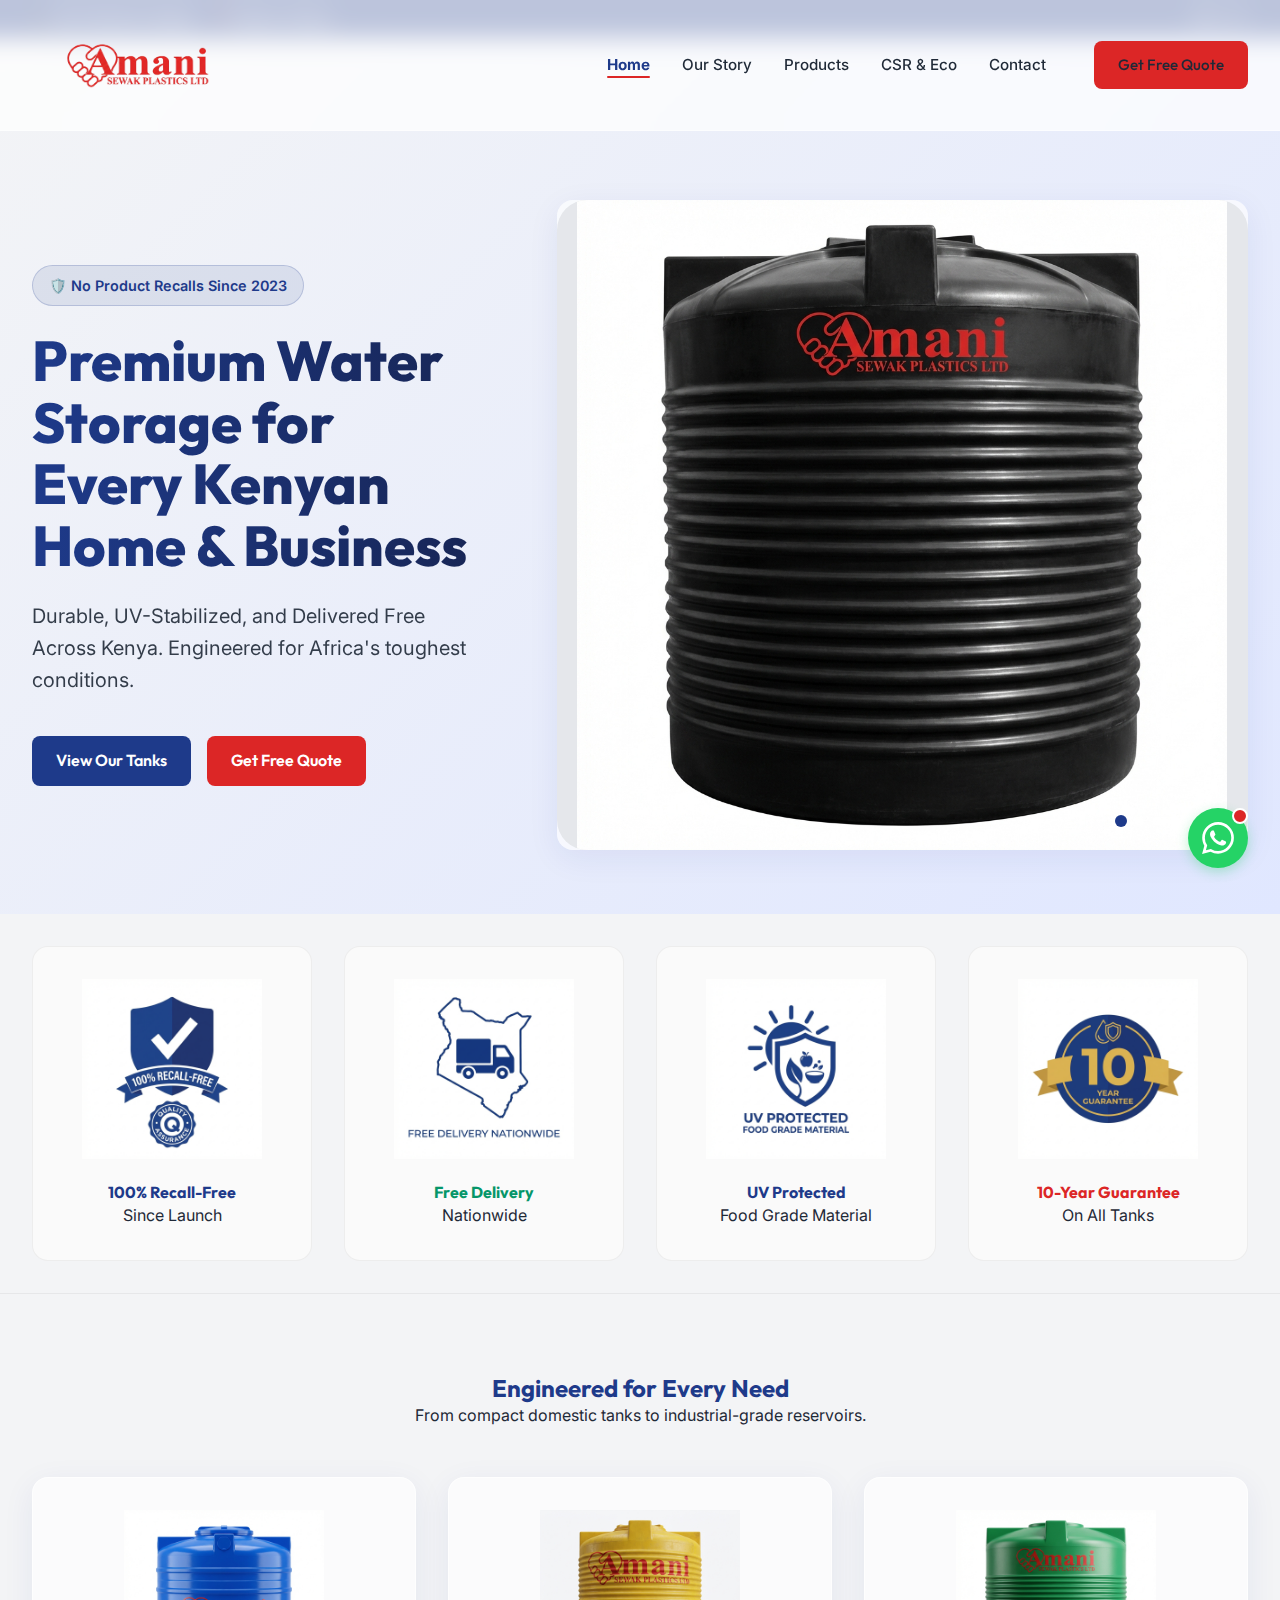
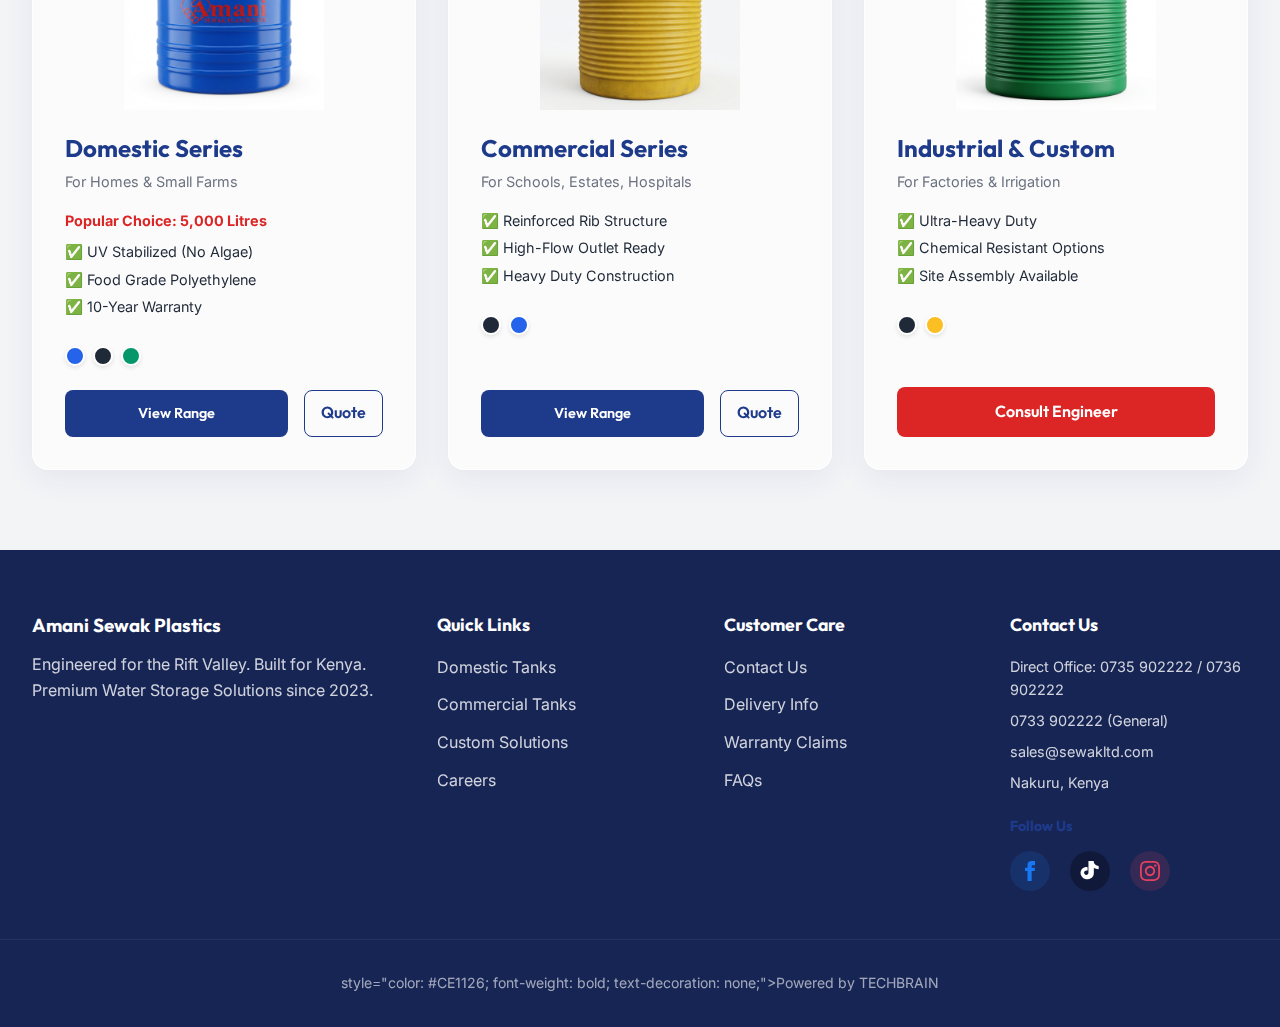
<file: index.html>
<!DOCTYPE html>
<html lang="en">

<head>
    <meta charset="UTF-8">
    <meta name="viewport" content="width=device-width, initial-scale=1.0">
    <title>Amani Sewak Plastics Limited | Premium Water Solutions</title>
    <meta name="description"
        content="Amani Sewak Plastics Limited - Premium water storage solutions for every Kenyan home & business. Durable, reliable, and delivered free across Kenya.">

    <!-- CSS -->
    <link rel="stylesheet" href="main.css">
    <link rel="stylesheet" href="glass.css">
</head>

<body>

    <!-- Top Bar -->
    <div class="top-bar">
        <div class="container">
            <div class="contact-info">
                <span>📞 0737 902222 (Sales)</span>
                <span style="margin-left: 1rem;">📍 Nakuru, Kenya</span>
            </div>
            <div class="language-toggle">
                <span>EN</span> | <span style="opacity: 0.7; cursor: pointer;">SW</span>
            </div>
        </div>
    </div>

    <!-- Main Navigation -->
    <header class="glass-nav">
        <div class="container nav-container">
            <a href="index.html" class="logo">
                <img src="logo.png" alt="Amani Sewak Plastics Limited" style="height: 120px;">
            </a>

            <ul class="nav-links">
                <li><a href="index.html" class="text-primary">Home</a></li>
                <li><a href="about.html">Our Story</a></li>
                <li><a href="products.html">Products</a></li>
                <li><a href="csr.html">CSR & Eco</a></li>
                <li><a href="contact.html">Contact</a></li>
                <li>
                    <a href="contact.html" class="btn btn-accent" style="margin-left: 1rem;">Get Free Quote</a>
                </li>
            </ul>

            <div class="hamburger">
                <div class="bar"></div>
                <div class="bar"></div>
                <div class="bar"></div>
            </div>
        </div>
    </header>

    <!-- Main Content Area (Stage 2 Placeholder) -->
    <!-- Hero Section -->
    <section class="hero-section">
        <div class="hero-bg"></div>
        <div class="container hero-grid-layout">
            <div class="hero-content">
                <div class="hero-badge">
                    🛡️ No Product Recalls Since 2023
                </div>
                <h1 class="hero-title">
                    Premium Water Storage for Every Kenyan Home & Business
                </h1>
                <p class="hero-subtitle">
                    Durable, UV-Stabilized, and Delivered Free Across Kenya. Engineered for Africa's toughest
                    conditions.
                </p>
                <div class="hero-cta-group">
                    <a href="#products" class="btn btn-primary">View Our Tanks</a>
                    <a href="contact.html" class="btn btn-accent">Get Free Quote</a>
                </div>
            </div>

            <!-- Right Side Visual (Desktop) -->
            <!-- Hero Visual (Desktop) -->
            <div class="hero-visual glass-card" style="padding: 0; overflow: hidden; border: none;">
                <div class="hero-carousel">
                    <!-- Slides c1, c3-c7 (c2 removed) -->
                    <!-- Slides: 5000L Short, 2000L, 500L Loft, Commercial, 1000L Loft, Industrial -->
                    <div class="carousel-slide active"
                        style="background-image: url('tank_smooth_black_closeribs_logo.png'); background-size: contain; background-repeat: no-repeat;">
                    </div>
                    <div class="carousel-slide"
                        style="background-image: url('tank_smooth_green_closeribs_logo.png'); background-size: contain; background-repeat: no-repeat;">
                    </div>
                    <div class="carousel-slide"
                        style="background-image: url('500L Loft.png'); background-size: contain; background-repeat: no-repeat;">
                    </div>
                    <div class="carousel-slide"
                        style="background-image: url('tank_smooth_yellow_closeribs_logo.png'); background-size: contain; background-repeat: no-repeat;">
                    </div>
                    <div class="carousel-slide"
                        style="background-image: url('1000 Loft.png'); background-size: contain; background-repeat: no-repeat;">
                    </div>
                    <div class="carousel-slide"
                        style="background-image: url('tank_15000l_black.png'); background-size: contain; background-repeat: no-repeat;">
                    </div>

                    <!-- Indicators -->
                    <div class="carousel-indicators">
                        <span class="dot active" onclick="currentSlide(1)"></span>
                        <span class="dot" onclick="currentSlide(2)"></span>
                        <span class="dot" onclick="currentSlide(3)"></span>
                        <span class="dot" onclick="currentSlide(4)"></span>
                        <span class="dot" onclick="currentSlide(5)"></span>
                        <span class="dot" onclick="currentSlide(6)"></span>
                    </div>
                </div>
            </div>
        </div>
    </section>

    <!-- USP Highlights Bar -->
    <section class="section-padding bg-white" style="padding: 2rem 0; border-bottom: 1px solid rgba(0,0,0,0.05);">
        <div class="container">
            <div class="grid-4" style="text-align: center;">
                <div class="usp-item">
                    <img src="usp-recall.png" alt="Recall Free" class="usp-icon">
                    <h4 class="text-primary">100% Recall-Free</h4>
                    <p class="text-xs text-muted">Since Launch</p>
                </div>
                <div class="usp-item">
                    <img src="usp-delivery.png" alt="Free Delivery" class="usp-icon">
                    <h4 class="text-eco">Free Delivery</h4>
                    <p class="text-xs text-muted">Nationwide</p>
                </div>
                <div class="usp-item">
                    <img src="usp-uv.png" alt="UV Protected" class="usp-icon">
                    <h4 class="text-primary">UV Protected</h4>
                    <p class="text-xs text-muted">Food Grade Material</p>
                </div>
                <div class="usp-item">
                    <img src="usp-guarantee.png" alt="Guarantee" class="usp-icon">
                    <h4 class="text-accent">10-Year Guarantee</h4>
                    <p class="text-xs text-muted">On All Tanks</p>
                </div>
            </div>
        </div>
    </section>

    <!-- Product Showcase -->
    <section id="products" class="section-padding">
        <div class="container">
            <div class="text-center mb-5" style="margin-bottom: 3rem;">
                <h2 class="section-title">Engineered for Every Need</h2>
                <p class="text-muted">From compact domestic tanks to industrial-grade reservoirs.</p>
            </div>

            <div class="grid-3">
                <!-- Domestic -->
                <div class="glass-card product-card">
                    <div class="product-img-placeholder" style="background: none; padding: 0;">
                        <img src="tank_domestic_blue.png" alt="Domestic Tank"
                            style="width: 100%; height: 100%; object-fit: contain;">
                    </div>
                    <h3>Domestic Series</h3>
                    <p class="capacity">For Homes & Small Farms</p>
                    <p class="text-accent" style="font-weight: bold; margin-bottom: 0.5rem; font-size: 0.9rem;">Popular
                        Choice: 5,000 Litres</p>

                    <ul class="product-features">
                        <li>✅ UV Stabilized (No Algae)</li>
                        <li>✅ Food Grade Polyethylene</li>
                        <li>✅ 10-Year Warranty</li>
                    </ul>

                    <div class="color-options">
                        <span class="color-dot dot-blue" title="Blue"></span>
                        <span class="color-dot dot-black" title="Black"></span>
                        <span class="color-dot dot-green" title="Green"></span>
                    </div>

                    <div class="card-actions">
                        <a href="products.html" class="btn btn-primary" style="flex: 1; font-size: 0.9rem;">View
                            Range</a>
                        <a href="contact.html" class="btn btn-outline"
                            style="border: 1px solid var(--color-blue-corporate); color: var(--color-blue-corporate); padding: 0.5rem 1rem; border-radius: 8px;">Quote</a>
                    </div>
                </div>

                <!-- Commercial -->
                <div class="glass-card product-card">
                    <div class="product-img-placeholder" style="background: none; padding: 0;">
                        <img src="tank_smooth_yellow_closeribs_logo.png" alt="Commercial Tank"
                            style="width: 100%; height: 100%; object-fit: contain;">
                    </div>
                    <h3>Commercial Series</h3>
                    <p class="capacity">For Schools, Estates, Hospitals</p>

                    <ul class="product-features">
                        <li>✅ Reinforced Rib Structure</li>
                        <li>✅ High-Flow Outlet Ready</li>
                        <li>✅ Heavy Duty Construction</li>
                    </ul>

                    <div class="color-options">
                        <span class="color-dot dot-black" title="Black"></span>
                        <span class="color-dot dot-blue" title="Blue"></span>
                    </div>

                    <div class="card-actions">
                        <a href="products.html" class="btn btn-primary" style="flex: 1; font-size: 0.9rem;">View
                            Range</a>
                        <a href="contact.html" class="btn btn-outline"
                            style="border: 1px solid var(--color-blue-corporate); color: var(--color-blue-corporate); padding: 0.5rem 1rem; border-radius: 8px;">Quote</a>
                    </div>
                </div>

                <!-- Industrial -->
                <div class="glass-card product-card">
                    <div class="product-img-placeholder" style="background: none; padding: 0;">
                        <img src="tank_smooth_green_closeribs_logo.png" alt="Industrial Tank"
                            style="width: 100%; height: 100%; object-fit: contain;">
                    </div>
                    <h3>Industrial & Custom</h3>
                    <p class="capacity">For Factories & Irrigation</p>

                    <ul class="product-features">
                        <li>✅ Ultra-Heavy Duty</li>
                        <li>✅ Chemical Resistant Options</li>
                        <li>✅ Site Assembly Available</li>
                    </ul>

                    <div class="color-options">
                        <span class="color-dot dot-black" title="Black"></span>
                        <span class="color-dot dot-yellow" title="Custom"></span>
                    </div>

                    <div class="card-actions">
                        <a href="contact.html" class="btn btn-accent" style="width: 100%;">Consult Engineer</a>
                    </div>
                </div>
            </div>
        </div>
    </section>

    <!-- Footer -->
    <footer>
        <div class="container footer-grid">
            <div class="footer-brand">
                <h3>Amani Sewak Plastics</h3>
                <p>Engineered for the Rift Valley. Built for Kenya.<br>Premium Water Storage Solutions since 2023.</p>
            </div>

            <div class="footer-col footer-links">
                <h4>Quick Links</h4>
                <ul>
                    <li><a href="products.html">Domestic Tanks</a></li>
                    <li><a href="products.html">Commercial Tanks</a></li>
                    <li><a href="products.html">Custom Solutions</a></li>
                    <li><a href="contact.html">Careers</a></li>
                </ul>
            </div>

            <div class="footer-col footer-links">
                <h4>Customer Care</h4>
                <ul>
                    <li><a href="contact.html">Contact Us</a></li>
                    <li><a href="#delivery">Delivery Info</a></li>
                    <li><a href="#warranty">Warranty Claims</a></li>
                    <li><a href="#faqs">FAQs</a></li>
                </ul>
            </div>

            <div class="footer-col">
                <h4>Contact Us</h4>
                <ul style="opacity: 0.8; font-size: 0.9rem;">
                    <li style="margin-bottom: 0.5rem;">Direct Office: 0735 902222 / 0736 902222</li>
                    <li style="margin-bottom: 0.5rem;">0733 902222 (General)</li>
                    <li style="margin-bottom: 0.5rem;">sales@sewakltd.com</li>
                    <li>Nakuru, Kenya</li>
                </ul>

                <div style="margin-top: 1.5rem;">
                    <h5 style="margin-bottom: 0.5rem; font-size: 0.9rem;">Follow Us</h5>
                    <div class="social-links">
                        <!-- Facebook -->
                        <a href="https://web.facebook.com/profile.php?id=61588636942695" aria-label="Facebook"
                            class="social-icon facebook">
                            <svg xmlns="http://www.w3.org/2000/svg" width="24" height="24" viewBox="0 0 24 24"
                                fill="currentColor">
                                <path
                                    d="M9 8h-3v4h3v12h5v-12h3.642l.358-4h-4v-1.667c0-.955.192-1.333 1.115-1.333h2.885v-5h-3.808c-3.596 0-5.192 1.583-5.192 4.615v3.385z" />
                            </svg>
                        </a>
                        <!-- TikTok -->
                        <a href="https://www.tiktok.com/@amanisewakplastics" aria-label="TikTok"
                            class="social-icon tiktok">
                            <svg xmlns="http://www.w3.org/2000/svg" width="24" height="24" viewBox="0 0 24 24"
                                fill="currentColor">
                                <path
                                    d="M12.525.02c1.31-.02 2.61-.01 3.91-.02.08 1.53.63 3.09 1.75 4.17 1.12 1.11 2.7 1.62 4.24 1.79v4.03c-1.44-.05-2.89-.35-4.2-.97-.57-.26-1.1-.59-1.62-.93v6.16c0 2.52-1.12 4.88-3.11 6.24-2.12 1.45-4.78 1.84-7.23 1.05-2.34-.74-4.22-2.58-5.14-4.88-1.53-3.83.67-8.16 4.79-9.17 1.05-.26 2.13-.25 3.19-.06v4c-.21-.06-.42-.11-.64-.13-.93-.11-1.87.14-2.61.73-.83.63-1.16 1.7-.87 2.71.21.75.76 1.37 1.47 1.68.83.37 1.83.32 2.61-.22.69-.47 1.09-1.3 1.08-2.14v-14.07z" />
                            </svg>
                        </a>
                        <!-- Instagram -->
                        <a href="https://www.instagram.com/amanisewakplastics/" aria-label="Instagram"
                            class="social-icon instagram">
                            <svg xmlns="http://www.w3.org/2000/svg" width="24" height="24" viewBox="0 0 24 24"
                                fill="currentColor">
                                <path
                                    d="M12 2.163c3.204 0 3.584.012 4.85.07 3.252.148 4.771 1.691 4.919 4.919.058 1.265.069 1.645.069 4.849 0 3.205-.012 3.584-.069 4.849-.149 3.225-1.664 4.771-4.919 4.919-1.266.058-1.644.069-4.85.069-3.204 0-3.584-.012-4.849-.069-3.26-.149-4.771-1.699-4.919-4.92-.058-1.265-.07-1.644-.07-4.849 0-3.204.013-3.583.07-4.849.149-3.227 1.664-4.771 4.919-4.919 1.266-.057 1.645-.069 4.849-.069zm0-2.163c-3.259 0-3.667.014-4.947.072-4.358.2-6.78 2.618-6.98 6.98-.059 1.281-.073 1.689-.073 4.948 0 3.259.014 3.668.072 4.948.2 4.358 2.618 6.78 6.98 6.98 1.281.058 1.689.072 4.948.072 3.259 0 3.668-.014 4.948-.072 4.354-.2 6.782-2.618 6.979-6.98.059-1.28.073-1.689.073-4.948 0-3.259-.014-3.667-.072-4.947-.196-4.354-2.617-6.78-6.979-6.98-1.281-.059-1.69-.073-4.949-.073zm0 5.838c-3.403 0-6.162 2.759-6.162 6.162s2.759 6.163 6.162 6.163 6.162-2.759 6.162-6.163c0-3.403-2.759-6.162-6.162-6.162zm0 10.162c-2.209 0-4-1.79-4-4 0-2.209 1.791-4 4-4s4 1.791 4 4c0 2.21-1.791 4-4 4zm6.406-11.845c-.796 0-1.441.645-1.441 1.44s.645 1.44 1.441 1.44c.795 0 1.439-.645 1.439-1.44s-.644-1.44-1.439-1.44z" />
                            </svg>
                        </a>

                    </div>
                </div>
            </div>
        </div>

        <div class="footer-bottom">
            <div class="container">
                        style="color: #CE1126; font-weight: bold; text-decoration: none;">Powered by <a href="https://techbrain.africa" target="_blank" style="color: inherit; text-decoration: none;">TECHBRAIN</a></span></p>
            </div>
        </div>
    </footer>

    <!-- Floating WhatsApp -->
    <a href="https://wa.me/254733902222" class="floating-whatsapp" aria-label="Chat on WhatsApp">
        <span class="notification-dot"></span>
        <svg viewBox="0 0 24 24" width="32" height="32" fill="currentColor">
            <path
                d="M17.472 14.382c-.297-.149-1.758-.867-2.03-.967-.273-.099-.471-.148-.67.15-.197.297-.767.966-.94 1.164-.173.199-.347.223-.644.075-.297-.15-1.255-.463-2.39-1.475-.883-.788-1.48-1.761-1.653-2.059-.173-.297-.018-.458.13-.606.134-.133.298-.347.446-.52.149-.174.198-.298.298-.497.099-.198.05-.371-.025-.52-.075-.149-.669-1.612-.916-2.207-.242-.579-.487-.5-.669-.51-.173-.008-.371-.01-.57-.01-.198 0-.52.074-.792.372-.272.297-1.04 1.016-1.04 2.479 0 1.462 1.065 2.875 1.213 3.074.149.198 2.096 3.2 5.077 4.487.709.306 1.262.489 1.694.625.712.227 1.36.195 1.871.118.571-.085 1.758-.719 2.006-1.413.248-.694.248-1.289.173-1.413-.074-.124-.272-.198-.57-.347m-5.421 7.403h-.004a9.87 9.87 0 01-5.031-1.378l-.361-.214-3.741.982.998-3.648-.235-.374a9.86 9.86 0 01-1.51-5.26c.001-5.45 4.436-9.884 9.888-9.884 2.64 0 5.122 1.03 6.988 2.898a9.825 9.825 0 012.893 6.994c-.003 5.45-4.437 9.884-9.885 9.884m8.413-18.297A11.815 11.815 0 0012.05 0C5.495 0 .16 5.335.157 11.892c0 2.096.547 4.142 1.588 5.945L.057 24l6.305-1.654a11.882 11.882 0 005.683 1.448h.005c6.554 0 11.89-5.335 11.893-11.893a11.821 11.821 0 00-3.48-8.413Z" />
        </svg>
    </a>

    <script src="app.js"></script>
</body>

</html>
</file>
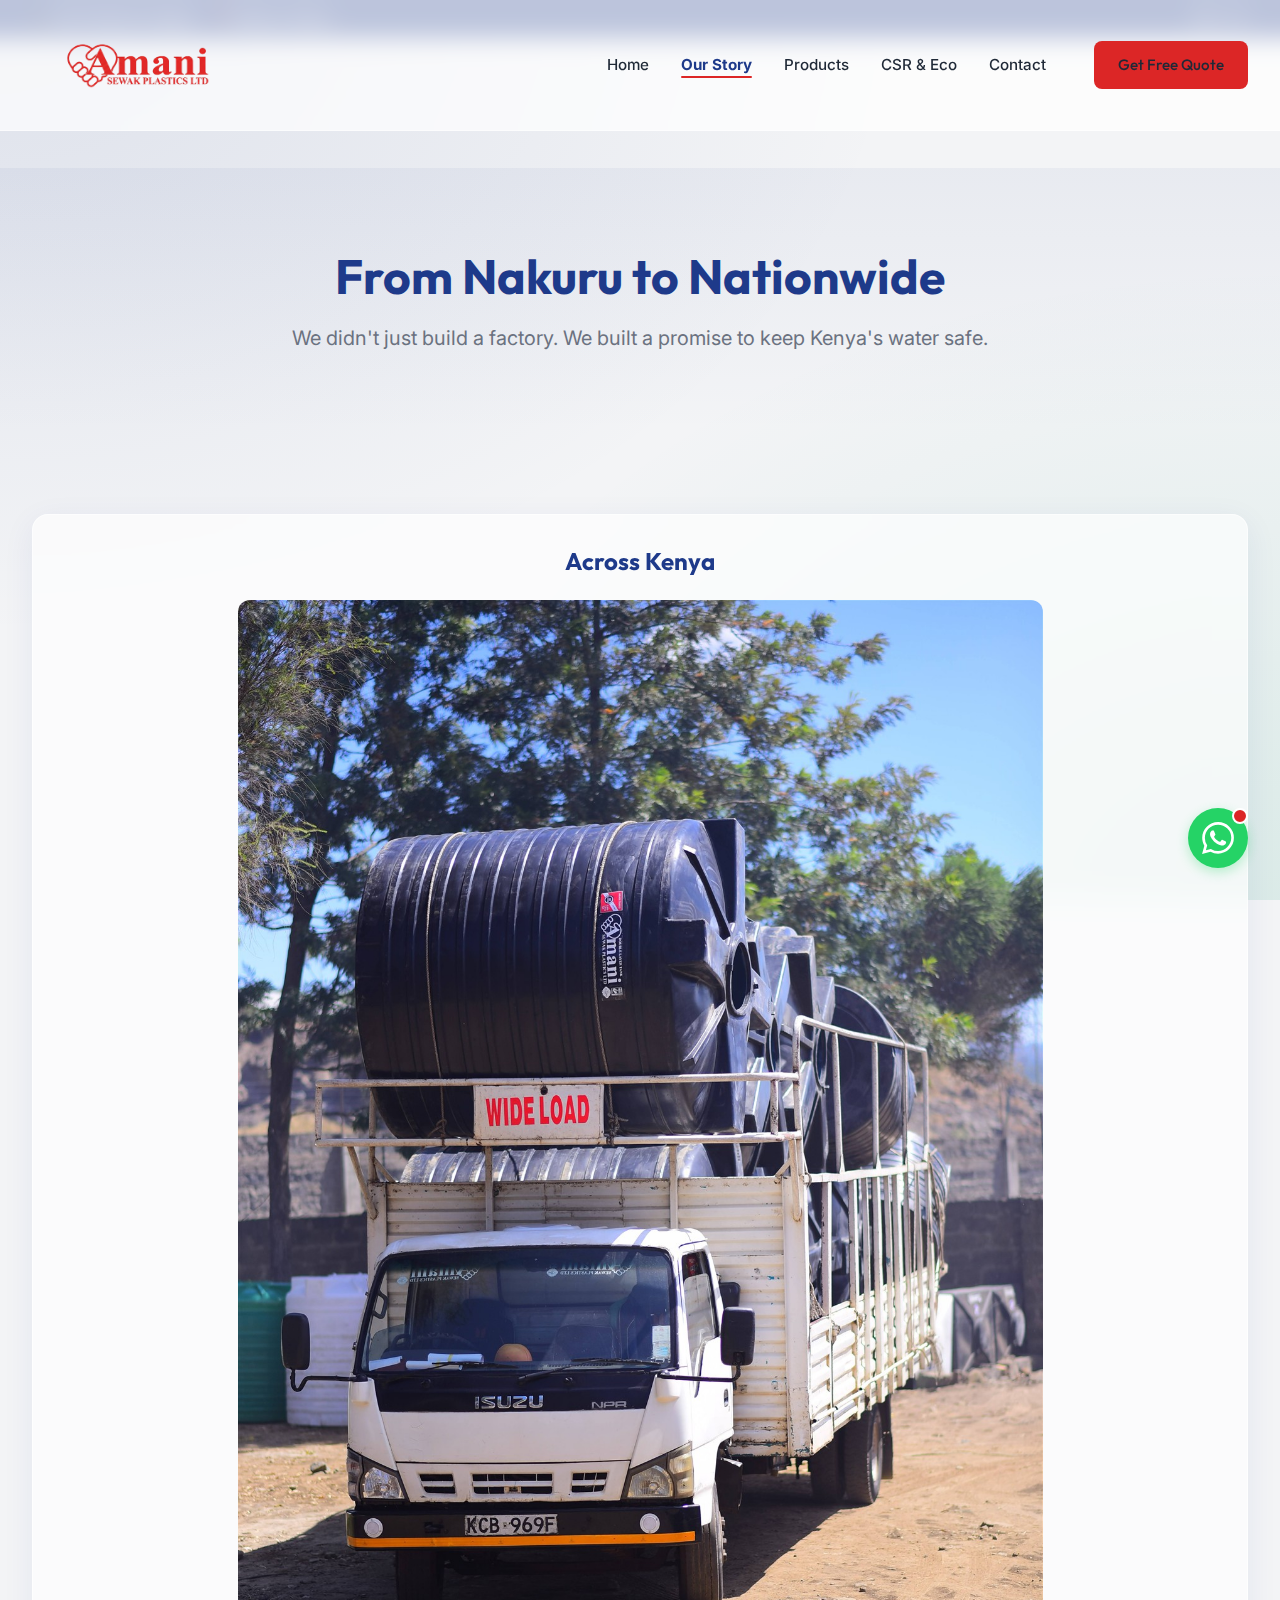
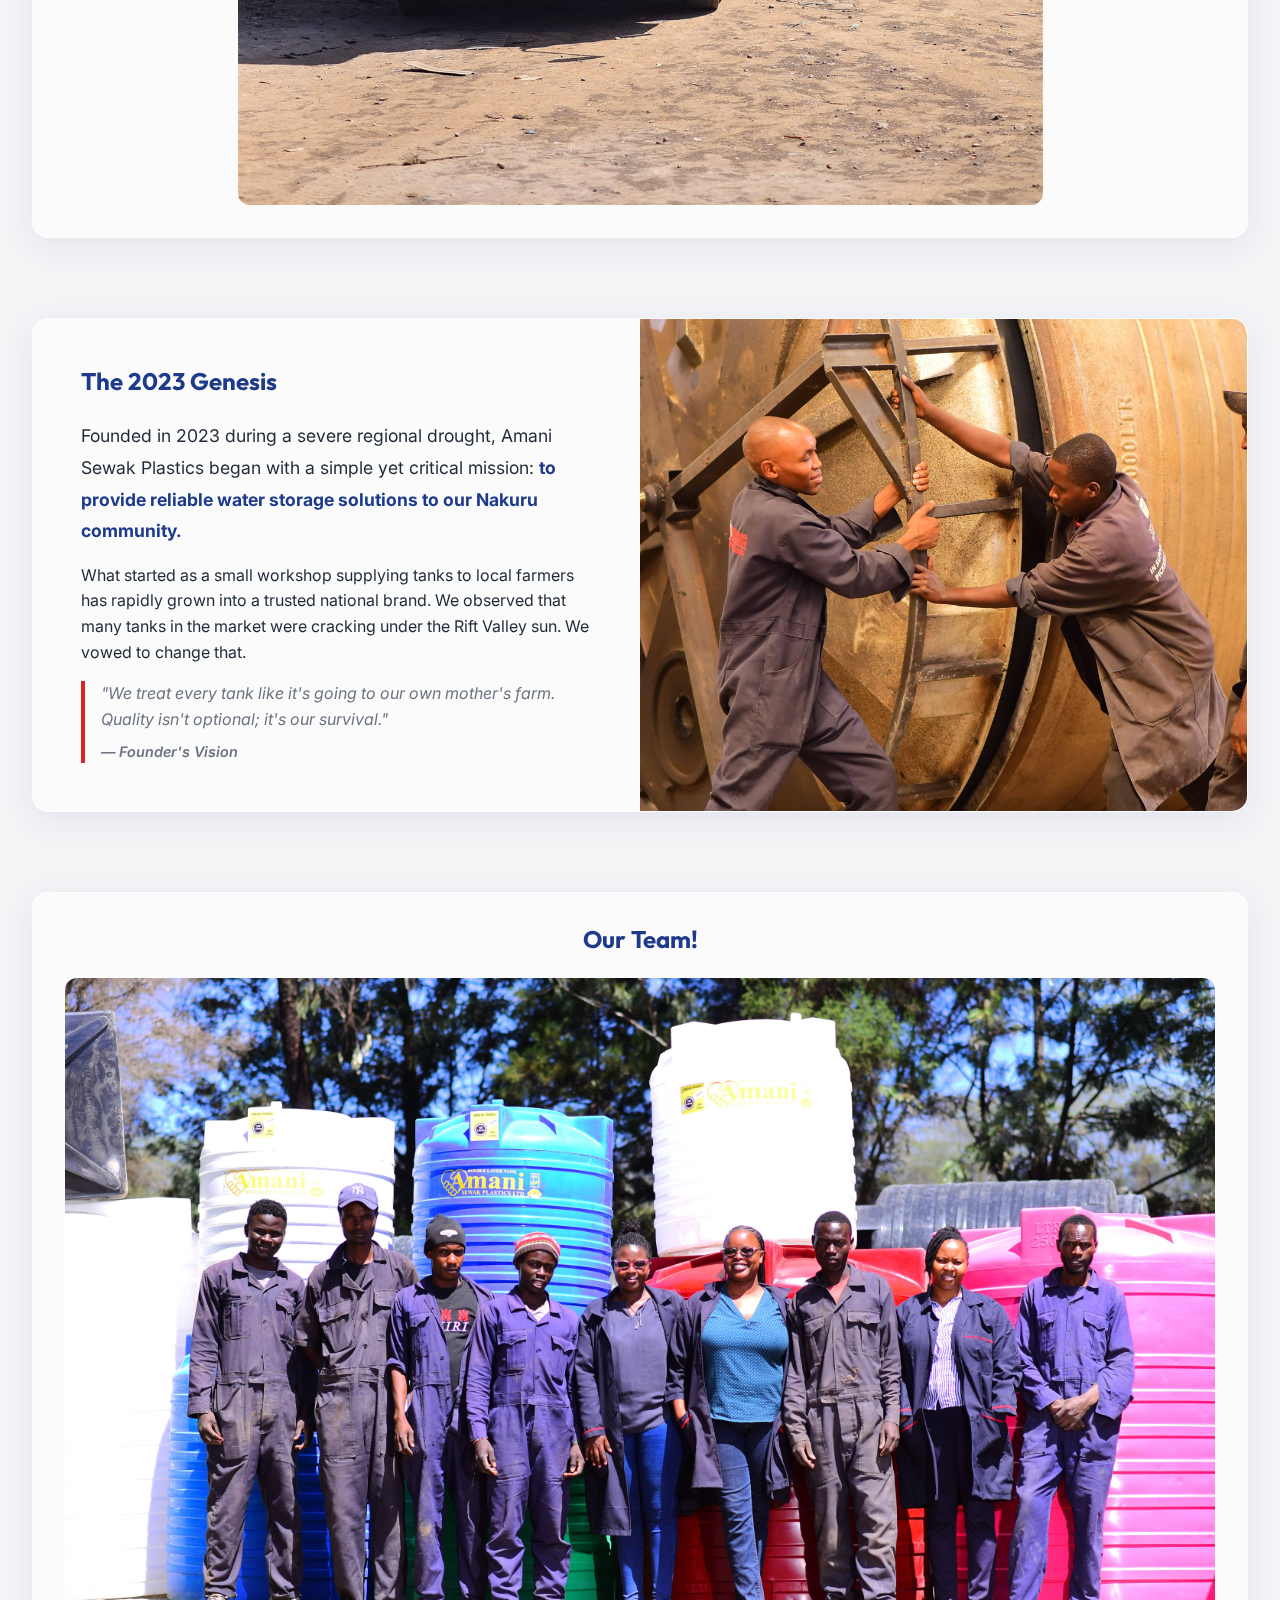
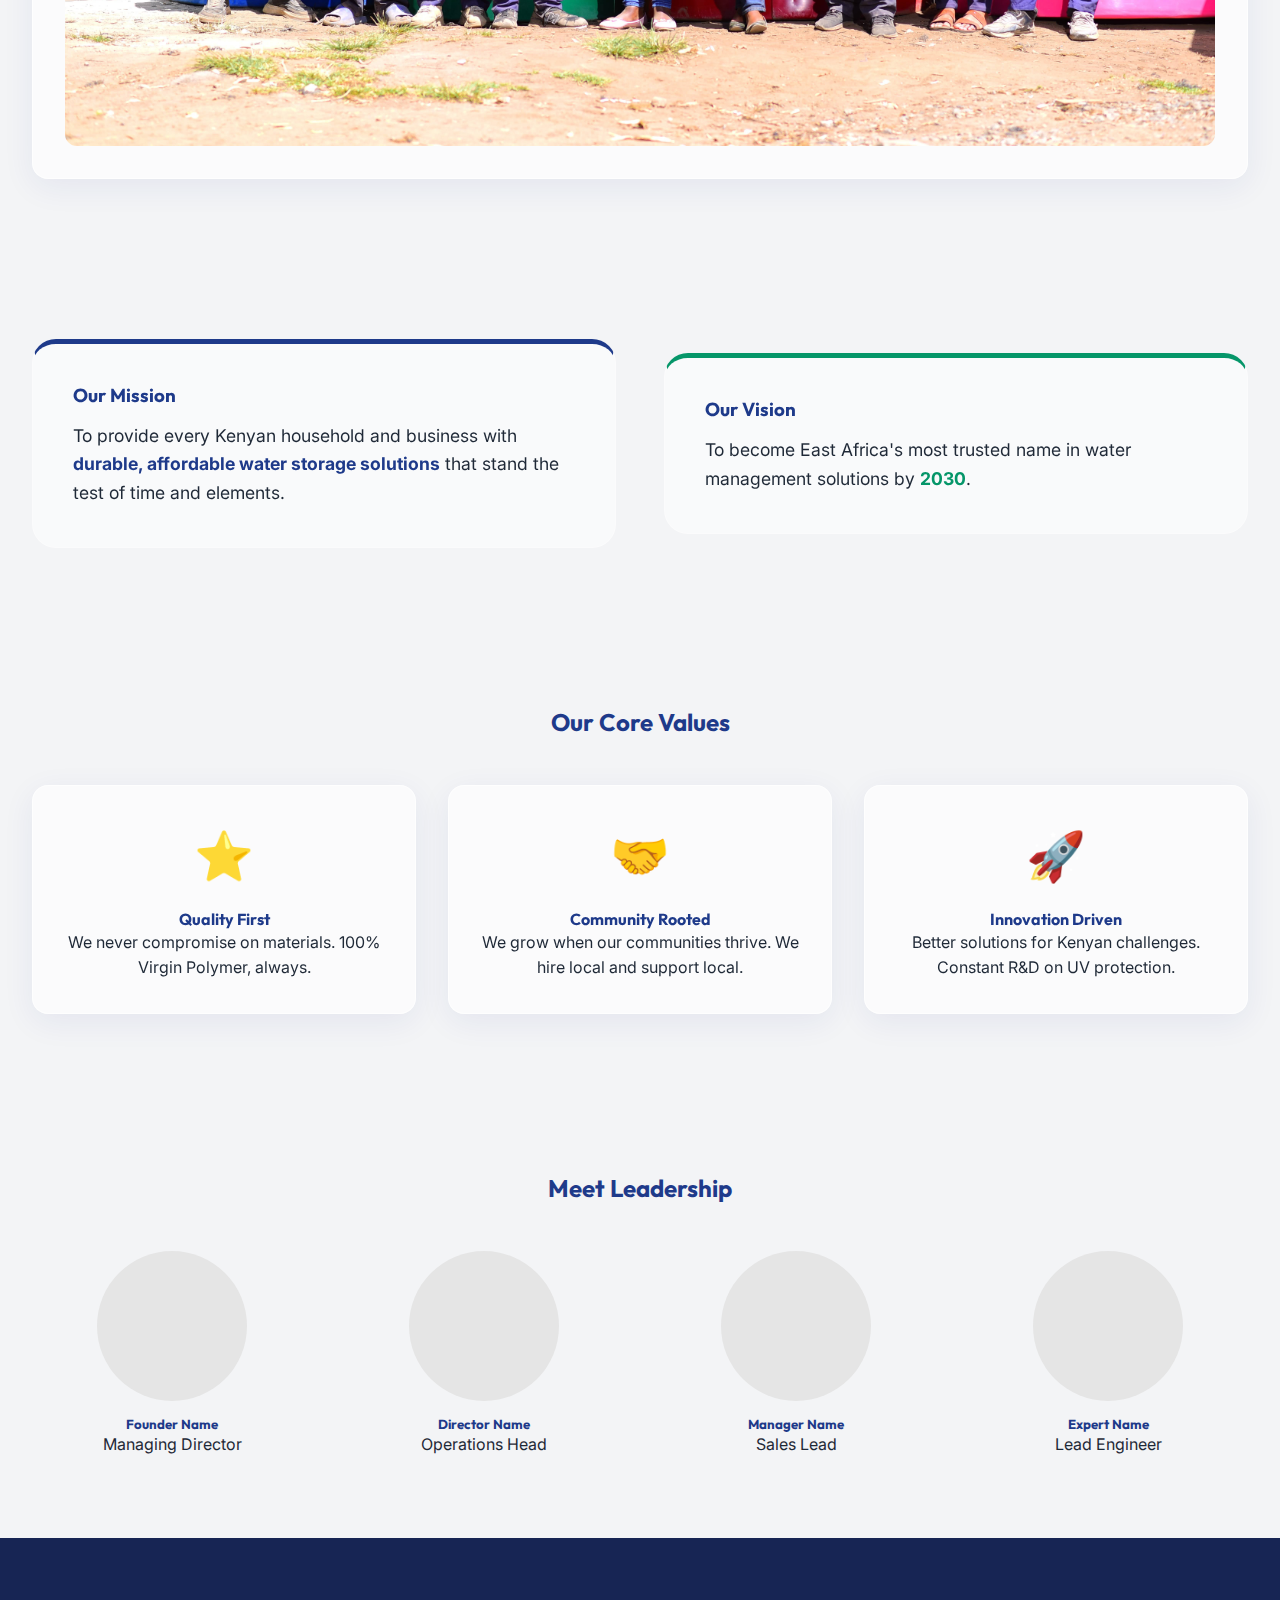
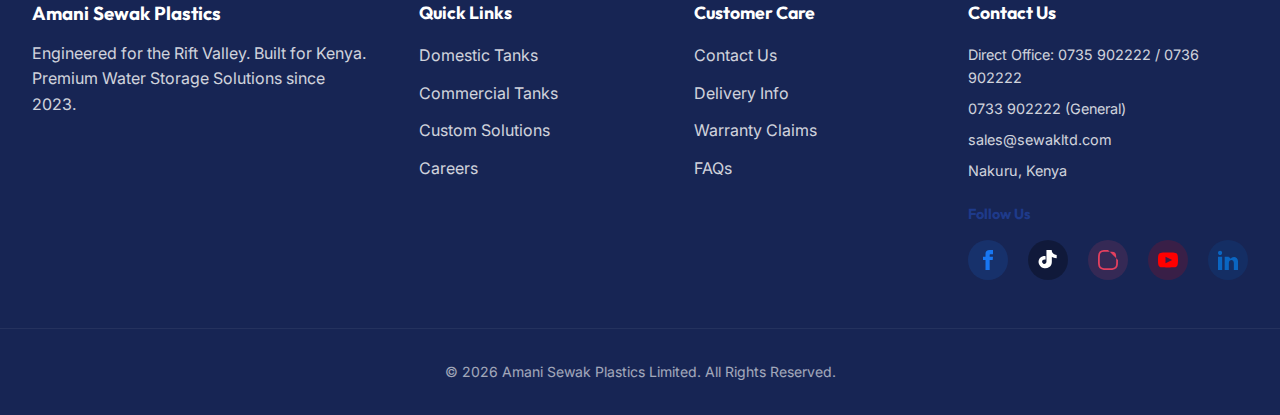
<file: about.html>
<!DOCTYPE html>
<html lang="en">

<head>
    <meta charset="UTF-8">
    <meta name="viewport" content="width=device-width, initial-scale=1.0">
    <title>Our Story | Amani Sewak Plastics Limited</title>
    <meta name="description"
        content="From Nakuru to Nationwide. Learn how Amani Sewak Plastics became Kenya's most trusted water tank manufacturer.">

    <!-- CSS -->
    <link rel="stylesheet" href="main.css">
    <link rel="stylesheet" href="glass.css">
</head>

<body>

    <!-- Top Bar & Nav (Identical to Index) -->
    <div class="top-bar">
        <div class="container">
            <div class="contact-info">
                <span>📞 0737 902222 (Sales)</span>
                <span style="margin-left: 1rem;">📍 Nakuru, Kenya</span>
            </div>
            <div class="language-toggle">
                <span>EN</span> | <span style="opacity: 0.7; cursor: pointer;">SW</span>
            </div>
        </div>
    </div>

    <header class="glass-nav">
        <div class="container nav-container">
            <a href="index.html" class="logo">
                <img src="logo.png" alt="Amani Sewak Plastics Limited" style="height: 120px;">
            </a>

            <ul class="nav-links">
                <li><a href="index.html">Home</a></li>
                <li><a href="about.html" class="text-primary">Our Story</a></li>
                <li><a href="products.html">Products</a></li>
                <li><a href="csr.html">CSR & Eco</a></li>
                <li><a href="contact.html">Contact</a></li>
                <li>
                    <a href="contact.html" class="btn btn-accent" style="margin-left: 1rem;">Get Free Quote</a>
                </li>
            </ul>

            <div class="hamburger">
                <div class="bar"></div>
                <div class="bar"></div>
                <div class="bar"></div>
            </div>
        </div>
    </header>

    <main style="padding-top: var(--header-height);">

        <!-- Page Header -->
        <section class="section-padding text-center"
            style="background: linear-gradient(180deg, rgba(30,58,138,0.05) 0%, rgba(255,255,255,0) 100%);">
            <div class="container">
                <h1 style="font-size: 3rem; margin-bottom: 1rem;">From Nakuru to Nationwide</h1>
                <p style="font-size: 1.25rem; color: var(--color-text-muted); max-width: 700px; margin: 0 auto;">
                    We didn't just build a factory. We built a promise to keep Kenya's water safe.
                </p>
            </div>
        </section>

        <!-- Delivery Image Wide Card -->
        <section class="section-padding" style="padding-bottom: 0;">
            <div class="container">
                <div class="glass-card" style="padding: 2rem; overflow: hidden; text-align: center;">
                    <h2 class="section-title" style="margin-bottom: 1.5rem;">Across Kenya</h2>
                    <img src="delivery.jpg" alt="Nationwide Delivery"
                        style="width: 70%; height: auto; margin: 0 auto; border-radius: 12px; display: block;">
                </div>
            </div>
        </section>

        <!-- Founding Story -->
        <section class="section-padding">
            <div class="container">
                <div class="glass-card" style="padding: 0; overflow: hidden;">
                    <div class="grid-2" style="gap: 0; align-items: stretch;">
                        <div style="padding: 3rem;">
                            <h2 class="section-title mb-3" style="margin-bottom: 1.5rem;">The <span
                                    class="text-primary">2023</span> Genesis</h2>
                            <p style="margin-bottom: 1rem; font-size: 1.1rem; line-height: 1.8;">
                                Founded in 2023 during a severe regional drought, Amani Sewak Plastics began with a
                                simple yet critical mission: <strong class="text-primary">to provide reliable water
                                    storage solutions to our Nakuru community.</strong>
                            </p>
                            <p style="margin-bottom: 1rem;">
                                What started as a small workshop supplying tanks to local farmers has rapidly grown into
                                a trusted national brand. We observed that many tanks in the market were cracking under
                                the Rift Valley sun. We vowed to change that.
                            </p>
                            <p
                                style="font-style: italic; border-left: 4px solid var(--color-red-accent); padding-left: 1rem; color: var(--color-text-muted);">
                                "We treat every tank like it's going to our own mother's farm. Quality isn't optional;
                                it's our survival."
                                <br><span
                                    style="font-size: 0.9rem; font-weight: 600; margin-top: 0.5rem; display: block;">—
                                    Founder's Vision</span>
                            </p>
                        </div>
                        <div style="position: relative; min-height: 400px; overflow: hidden;">
                            <img src="First Factory.jpg" alt="First Factory 2023"
                                style="position: absolute; top: 50%; left: 50%; width: 150%; height: 150%; object-fit: cover; transform: translate(-50%, -50%) rotate(-90deg);">
                        </div>
                    </div>
                </div>
            </div>
        </section>

        <!-- Team Image Wide Card -->
        <section class="section-padding" style="padding-top: 0;">
            <div class="container">
                <div class="glass-card" style="padding: 2rem; overflow: hidden; text-align: center;">
                    <h2 class="section-title" style="margin-bottom: 1.5rem;">Our Team!</h2>
                    <img src="team.jpg" alt="Amani Sewak Team"
                        style="width: 100%; height: auto; border-radius: 12px; display: block;">
                </div>
            </div>
        </section>

        <!-- Mission & Vision -->
        <section class="section-padding bg-white">
            <div class="container">
                <div class="grid-2">
                    <div class="glass-panel"
                        style="padding: 2.5rem; border-top: 5px solid var(--color-blue-corporate);">
                        <h3 style="margin-bottom: 1rem;">Our Mission</h3>
                        <p style="font-size: 1.1rem;">To provide every Kenyan household and business with <strong
                                class="text-primary">durable, affordable water storage solutions</strong> that stand the
                            test of time and elements.</p>
                    </div>
                    <div class="glass-panel" style="padding: 2.5rem; border-top: 5px solid var(--color-green-eco);">
                        <h3 style="margin-bottom: 1rem;">Our Vision</h3>
                        <p style="font-size: 1.1rem;">To become East Africa's most trusted name in water management
                            solutions by <strong class="text-eco">2030</strong>.</p>
                    </div>
                </div>
            </div>
        </section>

        <!-- Values -->
        <section class="section-padding">
            <div class="container text-center">
                <h2 class="section-title" style="margin-bottom: 3rem;">Our Core Values</h2>
                <div class="grid-3">
                    <div class="glass-card" style="padding: 2rem;">
                        <div style="font-size: 3rem; margin-bottom: 1rem;">⭐</div>
                        <h4>Quality First</h4>
                        <p class="text-muted">We never compromise on materials. 100% Virgin Polymer, always.</p>
                    </div>
                    <div class="glass-card" style="padding: 2rem;">
                        <div style="font-size: 3rem; margin-bottom: 1rem;">🤝</div>
                        <h4>Community Rooted</h4>
                        <p class="text-muted">We grow when our communities thrive. We hire local and support local.</p>
                    </div>
                    <div class="glass-card" style="padding: 2rem;">
                        <div style="font-size: 3rem; margin-bottom: 1rem;">🚀</div>
                        <h4>Innovation Driven</h4>
                        <p class="text-muted">Better solutions for Kenyan challenges. Constant R&D on UV protection.</p>
                    </div>
                </div>
            </div>
        </section>

        <!-- Team Placeholder -->
        <section class="section-padding bg-white">
            <div class="container">
                <h2 class="text-center" style="margin-bottom: 3rem;">Meet Leadership</h2>
                <div class="grid-4">
                    <div class="text-center">
                        <div
                            style="width: 150px; height: 150px; background: #e5e5e5; border-radius: 50%; margin: 0 auto 1rem;">
                        </div>
                        <h5>Founder Name</h5>
                        <p class="text-xs text-muted">Managing Director</p>
                    </div>
                    <div class="text-center">
                        <div
                            style="width: 150px; height: 150px; background: #e5e5e5; border-radius: 50%; margin: 0 auto 1rem;">
                        </div>
                        <h5>Director Name</h5>
                        <p class="text-xs text-muted">Operations Head</p>
                    </div>
                    <div class="text-center">
                        <div
                            style="width: 150px; height: 150px; background: #e5e5e5; border-radius: 50%; margin: 0 auto 1rem;">
                        </div>
                        <h5>Manager Name</h5>
                        <p class="text-xs text-muted">Sales Lead</p>
                    </div>
                    <div class="text-center">
                        <div
                            style="width: 150px; height: 150px; background: #e5e5e5; border-radius: 50%; margin: 0 auto 1rem;">
                        </div>
                        <h5>Expert Name</h5>
                        <p class="text-xs text-muted">Lead Engineer</p>
                    </div>
                </div>
            </div>
        </section>

    </main>

    <!-- Footer (Identical to Index) -->
    <footer>
        <div class="container footer-grid">
            <div class="footer-brand">
                <h3>Amani Sewak Plastics</h3>
                <p>Engineered for the Rift Valley. Built for Kenya.<br>Premium Water Storage Solutions since 2023.</p>
            </div>

            <div class="footer-col footer-links">
                <h4>Quick Links</h4>
                <ul>
                    <li><a href="products.html">Domestic Tanks</a></li>
                    <li><a href="products.html">Commercial Tanks</a></li>
                    <li><a href="products.html">Custom Solutions</a></li>
                    <li><a href="contact.html">Careers</a></li>
                </ul>
            </div>

            <div class="footer-col footer-links">
                <h4>Customer Care</h4>
                <ul>
                    <li><a href="contact.html">Contact Us</a></li>
                    <li><a href="#delivery">Delivery Info</a></li>
                    <li><a href="#warranty">Warranty Claims</a></li>
                    <li><a href="#faqs">FAQs</a></li>
                </ul>
            </div>

            <div class="footer-col">
                <h4>Contact Us</h4>
                <ul style="opacity: 0.8; font-size: 0.9rem;">
                    <li style="margin-bottom: 0.5rem;">Direct Office: 0735 902222 / 0736 902222</li>
                    <li style="margin-bottom: 0.5rem;">0733 902222 (General)</li>
                    <li style="margin-bottom: 0.5rem;">sales@sewakltd.com</li>
                    <li>Nakuru, Kenya</li>
                </ul>

                <div style="margin-top: 1.5rem;">
                    <h5 style="margin-bottom: 0.5rem; font-size: 0.9rem;">Follow Us</h5>
                    <div class="social-links">
                        <!-- Facebook -->
                        <a href="https://web.facebook.com/profile.php?id=61588636942695" aria-label="Facebook"
                            class="social-icon facebook">
                            <svg xmlns="http://www.w3.org/2000/svg" width="24" height="24" viewBox="0 0 24 24"
                                fill="currentColor">
                                <path
                                    d="M9 8h-3v4h3v12h5v-12h3.642l.358-4h-4v-1.667c0-.955.192-1.333 1.115-1.333h2.885v-5h-3.808c-3.596 0-5.192 1.583-5.192 4.615v3.385z" />
                            </svg>
                        </a>
                        <!-- TikTok -->
                        <a href="#" aria-label="TikTok" class="social-icon tiktok">
                            <svg xmlns="http://www.w3.org/2000/svg" width="24" height="24" viewBox="0 0 24 24"
                                fill="currentColor">
                                <path
                                    d="M12.525.02c1.31-.02 2.61-.01 3.91-.02.08 1.53.63 3.09 1.75 4.17 1.12 1.11 2.7 1.62 4.24 1.79v4.03c-1.44-.05-2.89-.35-4.2-.97-.57-.26-1.1-.59-1.62-.93v6.16c0 2.52-1.12 4.88-3.11 6.24-2.12 1.45-4.78 1.84-7.23 1.05-2.34-.74-4.22-2.58-5.14-4.88-1.53-3.83.67-8.16 4.79-9.17 1.05-.26 2.13-.25 3.19-.06v4c-.21-.06-.42-.11-.64-.13-.93-.11-1.87.14-2.61.73-.83.63-1.16 1.7-.87 2.71.21.75.76 1.37 1.47 1.68.83.37 1.83.32 2.61-.22.69-.47 1.09-1.3 1.08-2.14v-14.07z" />
                            </svg>
                        </a>
                        <!-- Instagram -->
                        <a href="https://www.instagram.com/amanisewakplastics/" aria-label="Instagram"
                            class="social-icon instagram">
                            <svg xmlns="http://www.w3.org/2000/svg" width="24" height="24" viewBox="0 0 24 24"
                                fill="currentColor">
                                <path
                                    d="M12 2.163c3.204 0 3.584.012 4.85.07 3.252.148 4.771 1.691 4.919 4.919.058 1.265.069 1.645.069 4.849 0 3.205-.012 3.584-.069 4.849-.149 3.225-1.664 4.771-4.919 4.919-1.266.058-1.644.069-4.85.069-3.204 0-3.584-.012-4.849-.069-3.26-.149-4.771-1.699-4.919-4.92-.058-1.265-.07-1.644-.07-4.849 0-3.204.013-3.583.07-4.849.149-3.227 1.664-4.771 4.919-4.919 1.266-.057 1.645-.069 4.849-.069zm0-2.163c-3.259 0-3.667.014-4.947.072-4.358.2-6.78 2.618-6.98 6.98-.059 1.281-.073 1.689-.073 4.948 0 3.259.014 3.668.072 4.948.2 4.358 2.618 6.78 6.98 6.98 1.281.058 1.689.072 4.948.072 3.259 0 3.668-.014 4.948-.072 4.354-.2 6.782-2.618 6.979-6.98.059-1.28.073-1.689.073-4.949-.073zm0 5.838c-3.403 0-6.162 2.759-6.162 6.162s2.759 6.163 6.162 6.163 6.162-2.759 6.162-6.163c0-3.403-2.759-6.162-6.162-6.162zm0 10.162c-2.209 0-4-1.79-4-4 0-2.209 1.791-4 4-4s4 1.791 4 4c0 2.21-1.791 4-4 4zm6.406-11.845c-.796 0-1.441.645-1.441 1.44s.645 1.44 1.441 1.44c.795 0 1.439-.645 1.439-1.44s-.644-1.44-1.439-1.44z" />
                            </svg>
                        </a>
                        <!-- YouTube -->
                        <a href="#" aria-label="YouTube" class="social-icon youtube">
                            <svg xmlns="http://www.w3.org/2000/svg" width="24" height="24" viewBox="0 0 24 24"
                                fill="currentColor">
                                <path
                                    d="M19.615 3.184c-3.604-.246-11.631-.245-15.23 0-3.897.266-4.356 2.62-4.385 8.816.029 6.185.484 8.549 4.385 8.816 3.6.245 11.626.246 15.23 0 3.897-.266 4.356-2.62 4.385-8.816-.029-6.185-.484-8.549-4.385-8.816zm-10.615 12.816v-8l8 3.993-8 4.007z" />
                            </svg>
                        </a>
                        <!-- LinkedIn -->
                        <a href="#" aria-label="LinkedIn" class="social-icon linkedin">
                            <svg xmlns="http://www.w3.org/2000/svg" width="24" height="24" viewBox="0 0 24 24"
                                fill="currentColor">
                                <path
                                    d="M4.98 3.5c0 1.381-1.11 2.5-2.48 2.5s-2.48-1.119-2.48-2.5c0-1.38 1.11-2.5 2.48-2.5s2.48 1.12 2.48 2.5zm.02 4.5h-5v16h5v-16zm7.982 0h-4.968v16h5v-8.306c0-4.613 6-4.954 6 0v8.306h5v-10.306c0-6.704-7.406-6.533-8.858-3.078l-1.171-1.616h-1.003z" />
                            </svg>
                        </a>
                    </div>
                </div>
            </div>
        </div>

        <div class="footer-bottom">
            <div class="container">
                <p>&copy; 2026 Amani Sewak Plastics Limited. All Rights Reserved.</p>
            </div>
        </div>
    </footer>

    <!-- Floating WhatsApp -->
    <a href="https://wa.me/254733902222" class="floating-whatsapp" aria-label="Chat on WhatsApp">
        <span class="notification-dot"></span>
        <svg viewBox="0 0 24 24" width="32" height="32" fill="currentColor">
            <path
                d="M17.472 14.382c-.297-.149-1.758-.867-2.03-.967-.273-.099-.471-.148-.67.15-.197.297-.767.966-.94 1.164-.173.199-.347.223-.644.075-.297-.15-1.255-.463-2.39-1.475-.883-.788-1.48-1.761-1.653-2.059-.173-.297-.018-.458.13-.606.134-.133.298-.347.446-.52.149-.174.198-.298.298-.497.099-.198.05-.371-.025-.52-.075-.149-.669-1.612-.916-2.207-.242-.579-.487-.5-.669-.51-.173-.008-.371-.01-.57-.01-.198 0-.52.074-.792.372-.272.297-1.04 1.016-1.04 2.479 0 1.462 1.065 2.875 1.213 3.074.149.198 2.096 3.2 5.077 4.487.709.306 1.262.489 1.694.625.712.227 1.36.195 1.871.118.571-.085 1.758-.719 2.006-1.413.248-.694.248-1.289.173-1.413-.074-.124-.272-.198-.57-.347m-5.421 7.403h-.004a9.87 9.87 0 01-5.031-1.378l-.361-.214-3.741.982.998-3.648-.235-.374a9.86 9.86 0 01-1.51-5.26c.001-5.45 4.436-9.884 9.888-9.884 2.64 0 5.122 1.03 6.988 2.898a9.825 9.825 0 012.893 6.994c-.003 5.45-4.437 9.884-9.885 9.884m8.413-18.297A11.815 11.815 0 0012.05 0C5.495 0 .16 5.335.157 11.892c0 2.096.547 4.142 1.588 5.945L.057 24l6.305-1.654a11.882 11.882 0 005.683 1.448h.005c6.554 0 11.89-5.335 11.893-11.893a11.821 11.821 0 00-3.48-8.413Z" />
        </svg>
    </a>

    <script src="app.js"></script>
</body>

</html>
</file>
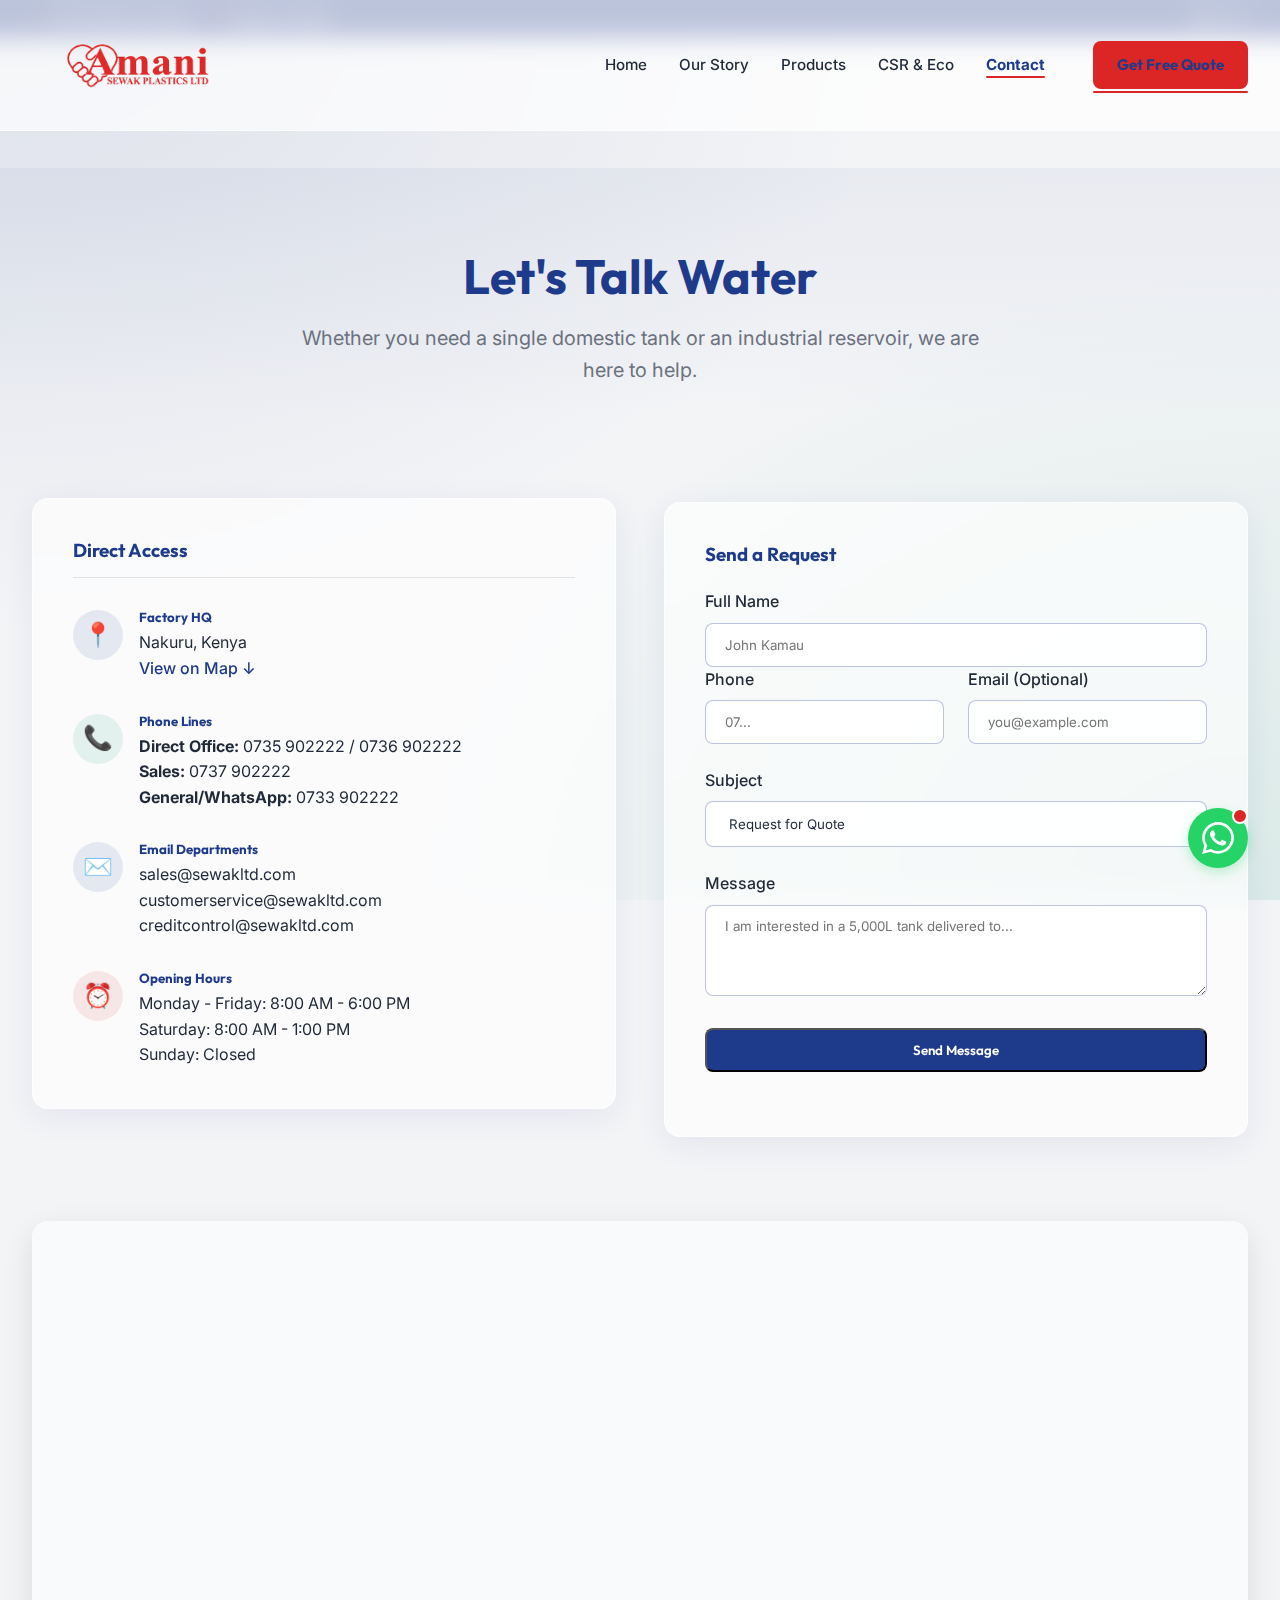
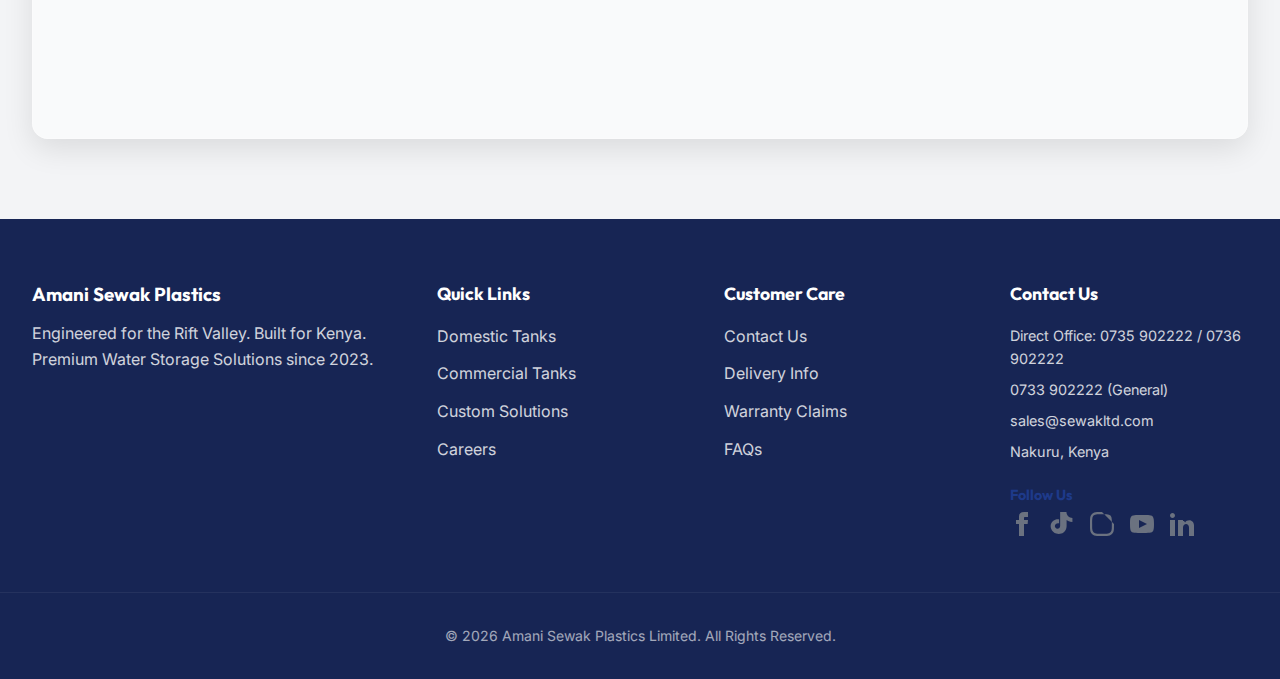
<file: contact.html>
<!DOCTYPE html>
<html lang="en">

<head>
    <meta charset="UTF-8">
    <meta name="viewport" content="width=device-width, initial-scale=1.0">
    <title>Contact Us | Amani Sewak Plastics Limited</title>
    <meta name="description"
        content="Contact Amani Sewak Plastics. Visit our Nakuru HQ, call us for a quote, or find our location on the map.">

    <!-- CSS -->
    <link rel="stylesheet" href="main.css">
    <link rel="stylesheet" href="glass.css">
</head>

<body>

    <!-- Top Bar & Nav -->
    <div class="top-bar">
        <div class="container">
            <div class="contact-info">
                <span>📞 0737 902222 (Sales)</span>
                <span style="margin-left: 1rem;">📍 Nakuru, Kenya</span>
            </div>
            <div class="language-toggle">
                <span>EN</span> | <span style="opacity: 0.7; cursor: pointer;">SW</span>
            </div>
        </div>
    </div>

    <header class="glass-nav">
        <div class="container nav-container">
            <a href="index.html" class="logo">
                <img src="logo.png" alt="Amani Sewak Plastics Limited" style="height: 120px;">
            </a>

            <ul class="nav-links">
                <li><a href="index.html">Home</a></li>
                <li><a href="about.html">Our Story</a></li>
                <li><a href="products.html">Products</a></li>
                <li><a href="csr.html">CSR & Eco</a></li>
                <li><a href="contact.html" class="text-primary">Contact</a></li>
                <li>
                    <a href="contact.html" class="btn btn-accent" style="margin-left: 1rem;">Get Free Quote</a>
                </li>
            </ul>

            <div class="hamburger">
                <div class="bar"></div>
                <div class="bar"></div>
                <div class="bar"></div>
            </div>
        </div>
    </header>

    <main style="padding-top: var(--header-height);">

        <!-- Page Header -->
        <section class="section-padding text-center"
            style="background: linear-gradient(180deg, rgba(30,58,138,0.05) 0%, rgba(255,255,255,0) 100%); padding-bottom: 2rem;">
            <div class="container">
                <h1 style="font-size: 3rem; margin-bottom: 1rem;">Let's Talk Water</h1>
                <p style="font-size: 1.25rem; color: var(--color-text-muted); max-width: 700px; margin: 0 auto;">
                    Whether you need a single domestic tank or an industrial reservoir, we are here to help.
                </p>
            </div>
        </section>

        <!-- Main Contact Grid -->
        <section class="section-padding">
            <div class="container">
                <div class="grid-2">

                    <!-- Left: Contact Info -->
                    <div>
                        <div class="glass-card" style="padding: 2.5rem; margin-bottom: 2rem;">
                            <h3
                                style="margin-bottom: 2rem; border-bottom: 1px solid rgba(0,0,0,0.1); padding-bottom: 1rem;">
                                Direct Access</h3>

                            <div style="display: flex; gap: 1rem; margin-bottom: 2rem;">
                                <div
                                    style="width: 50px; height: 50px; background: rgba(30,58,138,0.1); border-radius: 50%; display:flex; align-items:center; justify-content:center; font-size: 1.5rem;">
                                    📍</div>
                                <div>
                                    <h5 style="margin-bottom: 0.25rem;">Factory HQ</h5>
                                    <p class="text-muted">Nakuru, Kenya</p>
                                    <a href="#map" class="text-primary text-sm" style="font-weight: 500;">View on Map
                                        ↓</a>
                                </div>
                            </div>

                            <div style="display: flex; gap: 1rem; margin-bottom: 2rem;">
                                <div
                                    style="width: 50px; height: 50px; background: rgba(5, 150, 105, 0.1); border-radius: 50%; display:flex; align-items:center; justify-content:center; font-size: 1.5rem;">
                                    📞</div>
                                <div>
                                    <h5 style="margin-bottom: 0.25rem;">Phone Lines</h5>
                                    <p class="text-muted"><strong>Direct Office:</strong> 0735 902222 / 0736 902222</p>
                                    <p class="text-muted"><strong>Sales:</strong> 0737 902222</p>
                                    <p class="text-muted"><strong>General/WhatsApp:</strong> 0733 902222</p>
                                </div>
                            </div>

                            <div style="display: flex; gap: 1rem; margin-bottom: 2rem;">
                                <div
                                    style="width: 50px; height: 50px; background: rgba(30, 58, 138, 0.1); border-radius: 50%; display:flex; align-items:center; justify-content:center; font-size: 1.5rem;">
                                    ✉️</div>
                                <div>
                                    <h5 style="margin-bottom: 0.25rem;">Email Departments</h5>
                                    <p class="text-muted"><a href="mailto:sales@sewakltd.com">sales@sewakltd.com</a></p>
                                    <p class="text-muted"><a
                                            href="mailto:customerservice@sewakltd.com">customerservice@sewakltd.com</a>
                                    </p>
                                    <p class="text-muted"><a
                                            href="mailto:creditcontrol@sewakltd.com">creditcontrol@sewakltd.com</a></p>
                                </div>
                            </div>

                            <div style="display: flex; gap: 1rem;">
                                <div
                                    style="width: 50px; height: 50px; background: rgba(220, 38, 38, 0.1); border-radius: 50%; display:flex; align-items:center; justify-content:center; font-size: 1.5rem;">
                                    ⏰</div>
                                <div>
                                    <h5 style="margin-bottom: 0.25rem;">Opening Hours</h5>
                                    <p class="text-muted">Monday - Friday: 8:00 AM - 6:00 PM</p>
                                    <p class="text-muted">Saturday: 8:00 AM - 1:00 PM</p>
                                    <p class="text-muted">Sunday: Closed</p>
                                </div>
                            </div>
                        </div>
                    </div>

                    <!-- Right: Contact Form -->
                    <div>
                        <div class="glass-card" style="padding: 2.5rem;">
                            <h3 style="margin-bottom: 1.5rem;">Send a Request</h3>
                            <form action="https://formspree.io/f/xeegnddo" method="POST">
                                <div style="margin-bottom: 1.5rem;">
                                    <label style="display: block; margin-bottom: 0.5rem; font-weight: 500;">Full
                                        Name</label>
                                    <input type="text" class="glass-input" placeholder="John Kamau" name="fullName"
                                        required>
                                    <div class="grid-2" style="gap: 1.5rem; margin-bottom: 1.5rem;">
                                        <div>
                                            <label
                                                style="display: block; margin-bottom: 0.5rem; font-weight: 500;">Phone</label>
                                            <input type="tel" class="glass-input" placeholder="07..." name="phone"
                                                required>
                                        </div>
                                        <div>
                                            <label
                                                style="display: block; margin-bottom: 0.5rem; font-weight: 500;">Email
                                                (Optional)</label>
                                            <input type="email" class="glass-input" placeholder="you@example.com"
                                                name="email">
                                        </div>
                                    </div>
                                    <div style="margin-bottom: 1.5rem;">
                                        <label
                                            style="display: block; margin-bottom: 0.5rem; font-weight: 500;">Subject</label>
                                        <select class="glass-input" name="subject">
                                            <option>Request for Quote</option>
                                            <option>Become a Distributor</option>
                                            <option>Warranty Claim</option>
                                            <option>General Inquiry</option>
                                        </select>
                                    </div>
                                    <div style="margin-bottom: 1.5rem;">
                                        <label
                                            style="display: block; margin-bottom: 0.5rem; font-weight: 500;">Message</label>
                                        <textarea class="glass-input" rows="4"
                                            placeholder="I am interested in a 5,000L tank delivered to..."
                                            name="message" required></textarea>
                                    </div>
                                    <button type="submit" class="btn btn-primary" style="width: 100%;">Send
                                        Message</button>
                            </form>
                        </div>
                    </div>

                </div>
            </div>
        </section>

        <!-- Map Section -->
        <section id="map" class="section-padding bg-white" style="padding-top: 0;">
            <div class="container">
                <div class="glass-panel"
                    style="padding: 0.5rem; border-radius: 16px; overflow: hidden; box-shadow: 0 10px 30px rgba(0,0,0,0.1);">
                    <iframe src="https://maps.google.com/maps?q=-0.277198,36.047955&z=15&output=embed" width="100%"
                        height="500" style="border:0; display: block; border-radius: 12px;" allowfullscreen=""
                        loading="lazy" referrerpolicy="no-referrer-when-downgrade">
                    </iframe>
                </div>
            </div>
        </section>

    </main>

    <!-- Footer -->
    <footer>
        <div class="container footer-grid">
            <div class="footer-brand">
                <h3>Amani Sewak Plastics</h3>
                <p>Engineered for the Rift Valley. Built for Kenya.<br>Premium Water Storage Solutions since 2023.</p>
            </div>

            <div class="footer-col footer-links">
                <h4>Quick Links</h4>
                <ul>
                    <li><a href="products.html">Domestic Tanks</a></li>
                    <li><a href="products.html">Commercial Tanks</a></li>
                    <li><a href="products.html">Custom Solutions</a></li>
                    <li><a href="contact.html">Careers</a></li>
                </ul>
            </div>

            <div class="footer-col footer-links">
                <h4>Customer Care</h4>
                <ul>
                    <li><a href="contact.html">Contact Us</a></li>
                    <li><a href="#delivery">Delivery Info</a></li>
                    <li><a href="#warranty">Warranty Claims</a></li>
                    <li><a href="#faqs">FAQs</a></li>
                </ul>
            </div>

            <div class="footer-col">
                <h4>Contact Us</h4>
                <ul style="opacity: 0.8; font-size: 0.9rem;">
                    <li style="margin-bottom: 0.5rem;">Direct Office: 0735 902222 / 0736 902222</li>
                    <li style="margin-bottom: 0.5rem;">0733 902222 (General)</li>
                    <li style="margin-bottom: 0.5rem;">sales@sewakltd.com</li>
                    <li>Nakuru, Kenya</li>
                </ul>

                <div style="margin-top: 1.5rem;">
                    <h5 style="margin-bottom: 0.5rem; font-size: 0.9rem;">Follow Us</h5>
                    <div style="display: flex; gap: 1rem;">
                        <!-- Facebook -->
                        <a href="https://web.facebook.com/profile.php?id=61588636942695" aria-label="Facebook"
                            style="color: var(--color-text-muted); transition: color 0.3s;">
                            <svg xmlns="http://www.w3.org/2000/svg" width="24" height="24" viewBox="0 0 24 24"
                                fill="currentColor">
                                <path
                                    d="M9 8h-3v4h3v12h5v-12h3.642l.358-4h-4v-1.667c0-.955.192-1.333 1.115-1.333h2.885v-5h-3.808c-3.596 0-5.192 1.583-5.192 4.615v3.385z" />
                            </svg>
                        </a>
                        <!-- TikTok -->
                        <a href="#" aria-label="TikTok" style="color: var(--color-text-muted); transition: color 0.3s;">
                            <svg xmlns="http://www.w3.org/2000/svg" width="24" height="24" viewBox="0 0 24 24"
                                fill="currentColor">
                                <path
                                    d="M12.525.02c1.31-.02 2.61-.01 3.91-.02.08 1.53.63 3.09 1.75 4.17 1.12 1.11 2.7 1.62 4.24 1.79v4.03c-1.44-.05-2.89-.35-4.2-.97-.57-.26-1.1-.59-1.62-.93v6.16c0 2.52-1.12 4.88-3.11 6.24-2.12 1.45-4.78 1.84-7.23 1.05-2.34-.74-4.22-2.58-5.14-4.88-1.53-3.83.67-8.16 4.79-9.17 1.05-.26 2.13-.25 3.19-.06v4c-.21-.06-.42-.11-.64-.13-.93-.11-1.87.14-2.61.73-.83.63-1.16 1.7-.87 2.71.21.75.76 1.37 1.47 1.68.83.37 1.83.32 2.61-.22.69-.47 1.09-1.3 1.08-2.14v-14.07z" />
                            </svg>
                        </a>
                        <!-- Instagram -->
                        <a href="#" aria-label="Instagram"
                            style="color: var(--color-text-muted); transition: color 0.3s;">
                            <svg xmlns="http://www.w3.org/2000/svg" width="24" height="24" viewBox="0 0 24 24"
                                fill="currentColor">
                                <path
                                    d="M12 2.163c3.204 0 3.584.012 4.85.07 3.252.148 4.771 1.691 4.919 4.919.058 1.265.069 1.645.069 4.849 0 3.205-.012 3.584-.069 4.849-.149 3.225-1.664 4.771-4.919 4.919-1.266.058-1.644.069-4.85.069-3.204 0-3.584-.012-4.849-.069-3.26-.149-4.771-1.699-4.919-4.92-.058-1.265-.07-1.644-.07-4.849 0-3.204.013-3.583.07-4.849.149-3.227 1.664-4.771 4.919-4.919 1.266-.057 1.645-.069 4.849-.069zm0-2.163c-3.259 0-3.667.014-4.947.072-4.358.2-6.78 2.618-6.98 6.98-.059 1.281-.073 1.689-.073 4.948 0 3.259.014 3.668.072 4.948.2 4.358 2.618 6.78 6.98 6.98 1.281.058 1.689.072 4.948.072 3.259 0 3.668-.014 4.948-.072 4.354-.2 6.782-2.618 6.979-6.98.059-1.28.073-1.689.073-4.949-.073zm0 5.838c-3.403 0-6.162 2.759-6.162 6.162s2.759 6.163 6.162 6.163 6.162-2.759 6.162-6.163c0-3.403-2.759-6.162-6.162-6.162zm0 10.162c-2.209 0-4-1.79-4-4 0-2.209 1.791-4 4-4s4 1.791 4 4c0 2.21-1.791 4-4 4zm6.406-11.845c-.796 0-1.441.645-1.441 1.44s.645 1.44 1.441 1.44c.795 0 1.439-.645 1.439-1.44s-.644-1.44-1.439-1.44z" />
                            </svg>
                        </a>
                        <!-- YouTube -->
                        <a href="#" aria-label="YouTube"
                            style="color: var(--color-text-muted); transition: color 0.3s;">
                            <svg xmlns="http://www.w3.org/2000/svg" width="24" height="24" viewBox="0 0 24 24"
                                fill="currentColor">
                                <path
                                    d="M19.615 3.184c-3.604-.246-11.631-.245-15.23 0-3.897.266-4.356 2.62-4.385 8.816.029 6.185.484 8.549 4.385 8.816 3.6.245 11.626.246 15.23 0 3.897-.266 4.356-2.62 4.385-8.816-.029-6.185-.484-8.549-4.385-8.816zm-10.615 12.816v-8l8 3.993-8 4.007z" />
                            </svg>
                        </a>
                        <!-- LinkedIn -->
                        <a href="#" aria-label="LinkedIn"
                            style="color: var(--color-text-muted); transition: color 0.3s;">
                            <svg xmlns="http://www.w3.org/2000/svg" width="24" height="24" viewBox="0 0 24 24"
                                fill="currentColor">
                                <path
                                    d="M4.98 3.5c0 1.381-1.11 2.5-2.48 2.5s-2.48-1.119-2.48-2.5c0-1.38 1.11-2.5 2.48-2.5s2.48 1.12 2.48 2.5zm.02 4.5h-5v16h5v-16zm7.982 0h-4.968v16h5v-8.306c0-4.613 6-4.954 6 0v8.306h5v-10.306c0-6.704-7.406-6.533-8.858-3.078l-1.171-1.616h-1.003z" />
                            </svg>
                        </a>
                    </div>
                </div>
            </div>
        </div>

        <div class="footer-bottom">
            <div class="container">
                <p>&copy; 2026 Amani Sewak Plastics Limited. All Rights Reserved.</p>
            </div>
        </div>
    </footer>

    <!-- Floating WhatsApp -->
    <a href="https://wa.me/254733902222" class="floating-whatsapp" aria-label="Chat on WhatsApp">
        <span class="notification-dot"></span>
        <svg viewBox="0 0 24 24" width="32" height="32" fill="currentColor">
            <path
                d="M17.472 14.382c-.297-.149-1.758-.867-2.03-.967-.273-.099-.471-.148-.67.15-.197.297-.767.966-.94 1.164-.173.199-.347.223-.644.075-.297-.15-1.255-.463-2.39-1.475-.883-.788-1.48-1.761-1.653-2.059-.173-.297-.018-.458.13-.606.134-.133.298-.347.446-.52.149-.174.198-.298.298-.497.099-.198.05-.371-.025-.52-.075-.149-.669-1.612-.916-2.207-.242-.579-.487-.5-.669-.51-.173-.008-.371-.01-.57-.01-.198 0-.52.074-.792.372-.272.297-1.04 1.016-1.04 2.479 0 1.462 1.065 2.875 1.213 3.074.149.198 2.096 3.2 5.077 4.487.709.306 1.262.489 1.694.625.712.227 1.36.195 1.871.118.571-.085 1.758-.719 2.006-1.413.248-.694.248-1.289.173-1.413-.074-.124-.272-.198-.57-.347m-5.421 7.403h-.004a9.87 9.87 0 01-5.031-1.378l-.361-.214-3.741.982.998-3.648-.235-.374a9.86 9.86 0 01-1.51-5.26c.001-5.45 4.436-9.884 9.888-9.884 2.64 0 5.122 1.03 6.988 2.898a9.825 9.825 0 012.893 6.994c-.003 5.45-4.437 9.884-9.885 9.884m8.413-18.297A11.815 11.815 0 0012.05 0C5.495 0 .16 5.335.157 11.892c0 2.096.547 4.142 1.588 5.945L.057 24l6.305-1.654a11.882 11.882 0 005.683 1.448h.005c6.554 0 11.89-5.335 11.893-11.893a11.821 11.821 0 00-3.48-8.413Z" />
        </svg>
    </a>

    <script src="app.js"></script>
</body>

</html>
</file>
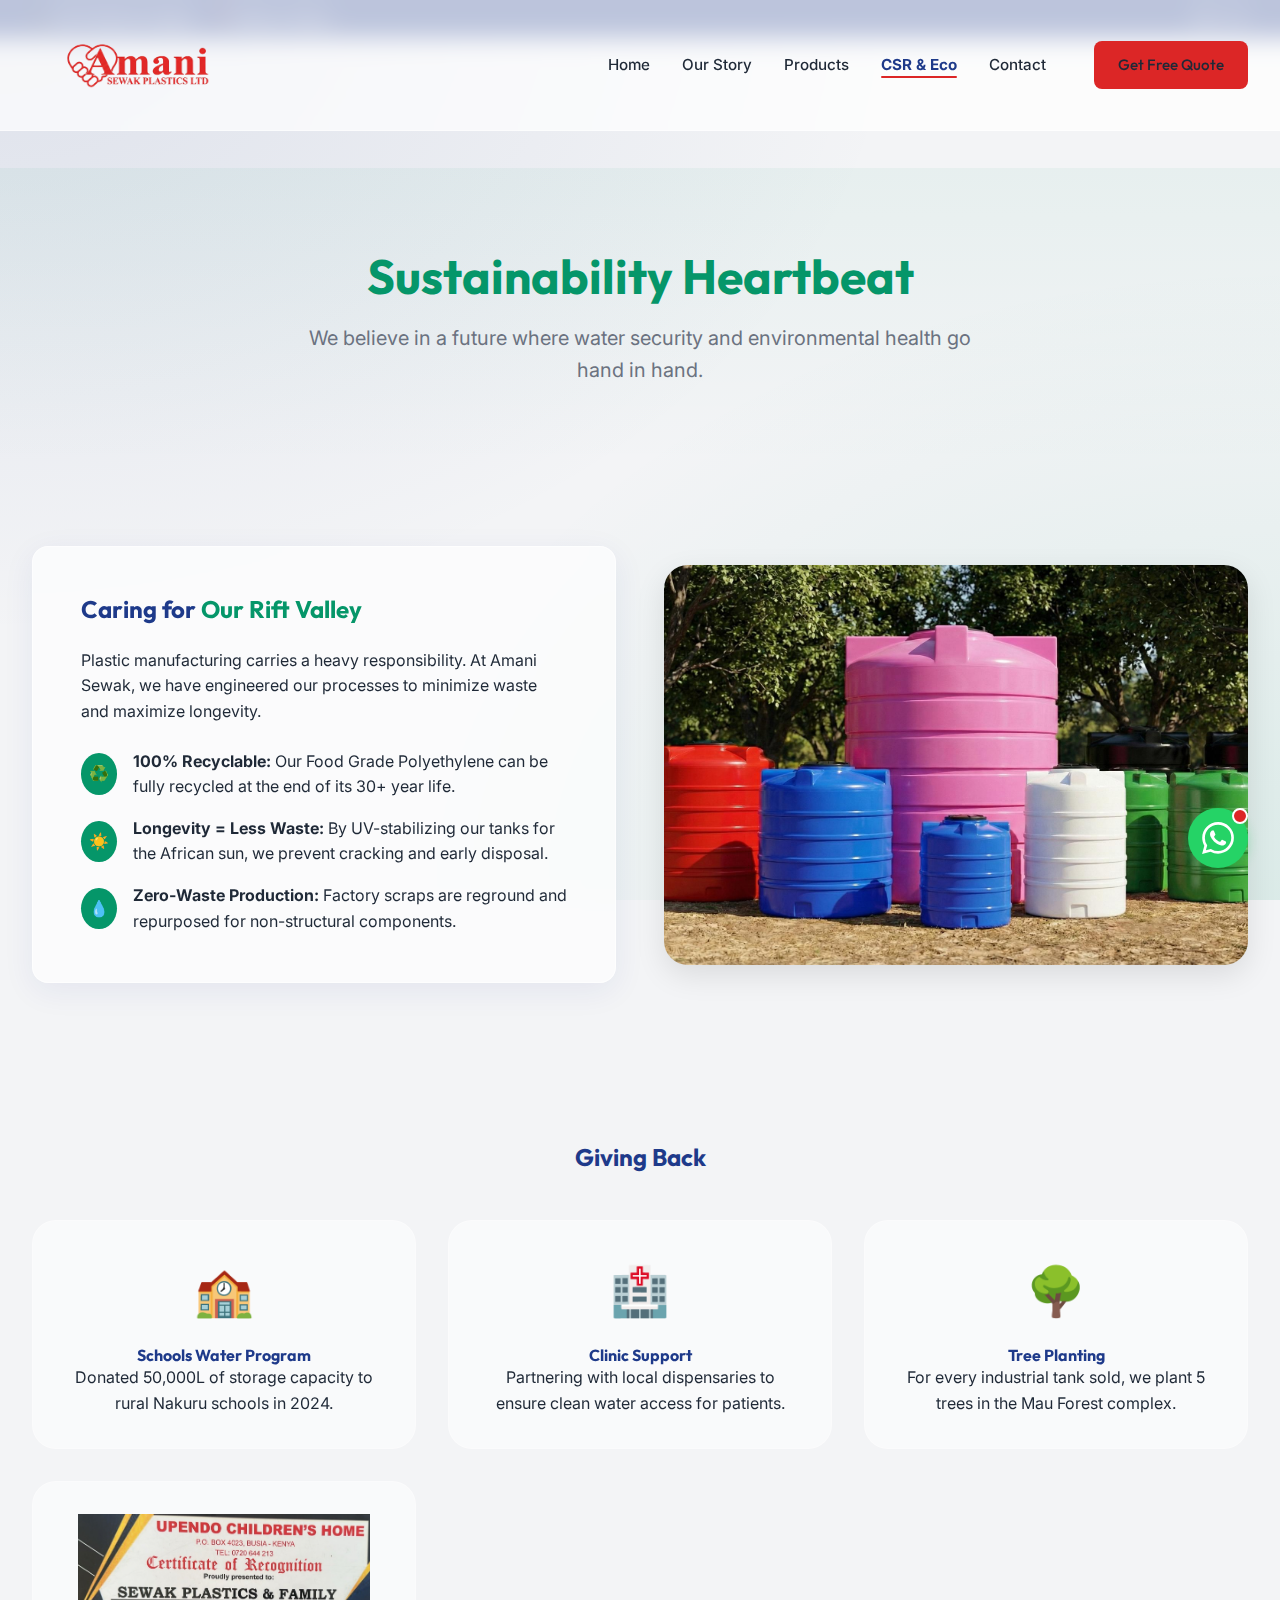
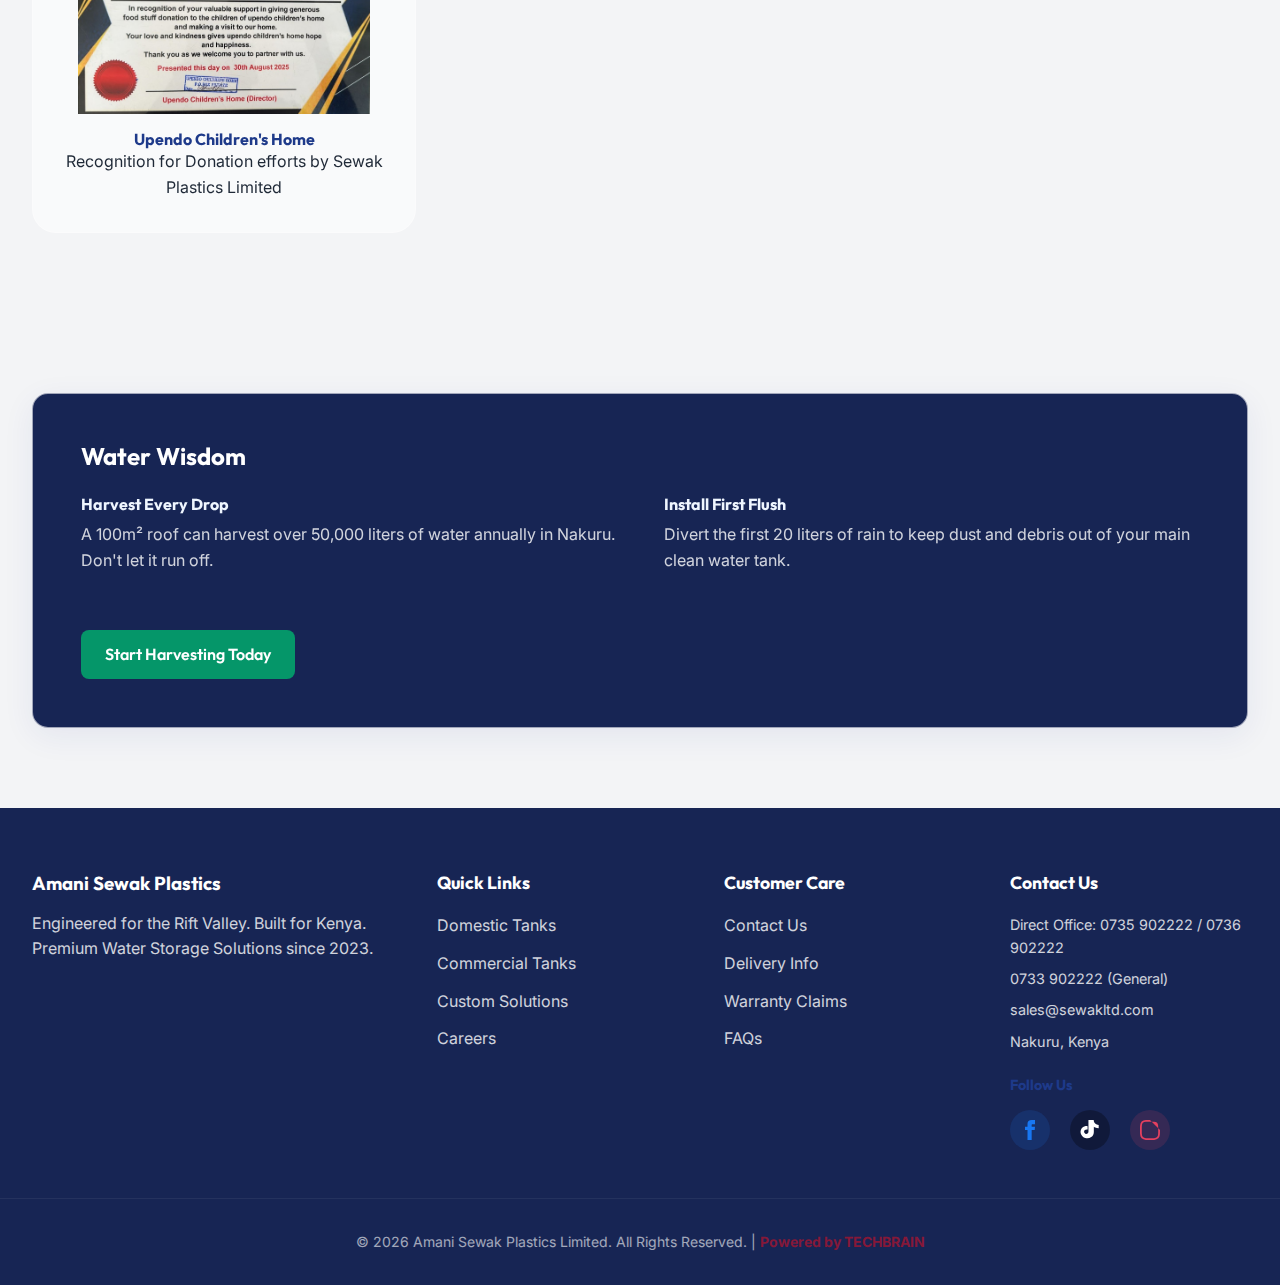
<file: csr.html>
<!DOCTYPE html>
<html lang="en">

<head>
    <meta charset="UTF-8">
    <meta name="viewport" content="width=device-width, initial-scale=1.0">
    <title>CSR & Sustainability | Amani Sewak Plastics Limited</title>
    <meta name="description"
        content="Our commitment to the environment and the Kenyan community. 100% recyclable materials and water conservation initiatives.">

    <!-- CSS -->
    <link rel="stylesheet" href="main.css">
    <link rel="stylesheet" href="glass.css">
</head>

<body>

    <!-- Top Bar & Nav -->
    <div class="top-bar">
        <div class="container">
            <div class="contact-info">
                <span>📞 0737 902222 (Sales)</span>
                <span style="margin-left: 1rem;">📍 Nakuru, Kenya</span>
            </div>
            <div class="language-toggle">
                <span>EN</span> | <span style="opacity: 0.7; cursor: pointer;">SW</span>
            </div>
        </div>
    </div>

    <header class="glass-nav">
        <div class="container nav-container">
            <a href="index.html" class="logo">
                <img src="logo.png" alt="Amani Sewak Plastics Limited" style="height: 120px;">
            </a>

            <ul class="nav-links">
                <li><a href="index.html">Home</a></li>
                <li><a href="about.html">Our Story</a></li>
                <li><a href="products.html">Products</a></li>
                <li><a href="csr.html" class="text-primary">CSR & Eco</a></li>
                <li><a href="contact.html">Contact</a></li>
                <li>
                    <a href="contact.html" class="btn btn-accent" style="margin-left: 1rem;">Get Free Quote</a>
                </li>
            </ul>

            <div class="hamburger">
                <div class="bar"></div>
                <div class="bar"></div>
                <div class="bar"></div>
            </div>
        </div>
    </header>

    <main style="padding-top: var(--header-height);">

        <!-- Page Header -->
        <section class="section-padding text-center"
            style="background: linear-gradient(180deg, rgba(5, 150, 105, 0.05) 0%, rgba(255,255,255,0) 100%);">
            <div class="container">
                <h1 style="font-size: 3rem; margin-bottom: 1rem; color: var(--color-green-eco);">Sustainability
                    Heartbeat</h1>
                <p style="font-size: 1.25rem; color: var(--color-text-muted); max-width: 700px; margin: 0 auto;">
                    We believe in a future where water security and environmental health go hand in hand.
                </p>
            </div>
        </section>

        <!-- Environmental Commitment -->
        <section class="section-padding">
            <div class="container">
                <div class="grid-2" style="align-items: center;">
                    <div>
                        <div class="glass-card" style="padding: 3rem;">
                            <h2 style="margin-bottom: 1.5rem;">Caring for <span class="text-eco">Our Rift Valley</span>
                            </h2>
                            <p style="margin-bottom: 1rem;">
                                Plastic manufacturing carries a heavy responsibility. At Amani Sewak, we have engineered
                                our processes to minimize waste and maximize longevity.
                            </p>
                            <ul style="margin-top: 1.5rem; display: flex; flex-direction: column; gap: 1rem;">
                                <li style="display: flex; gap: 1rem; align-items: center;">
                                    <span
                                        style="background: var(--color-green-eco); color: white; padding: 0.5rem; border-radius: 50%;">♻️</span>
                                    <span><strong>100% Recyclable:</strong> Our Food Grade Polyethylene can be fully
                                        recycled at the end of its 30+ year life.</span>
                                </li>
                                <li style="display: flex; gap: 1rem; align-items: center;">
                                    <span
                                        style="background: var(--color-green-eco); color: white; padding: 0.5rem; border-radius: 50%;">☀️</span>
                                    <span><strong>Longevity = Less Waste:</strong> By UV-stabilizing our tanks for the
                                        African sun, we prevent cracking and early disposal.</span>
                                </li>
                                <li style="display: flex; gap: 1rem; align-items: center;">
                                    <span
                                        style="background: var(--color-green-eco); color: white; padding: 0.5rem; border-radius: 50%;">💧</span>
                                    <span><strong>Zero-Waste Production:</strong> Factory scraps are reground and
                                        repurposed for non-structural components.</span>
                                </li>
                            </ul>
                        </div>
                    </div>
                    <div
                        style="border-radius: var(--radius-lg); overflow: hidden; height: 400px; box-shadow: 0 10px 30px rgba(0,0,0,0.1);">
                        <img src="slide7.jpg" alt="Green Production Cycle"
                            style="width: 100%; height: 100%; object-fit: cover;">
                    </div>
                </div>
            </div>
        </section>

        <!-- Community Projects -->
        <section class="section-padding bg-white">
            <div class="container text-center">
                <h2 class="section-title" style="margin-bottom: 3rem;">Giving Back</h2>
                <div class="grid-3">
                    <div class="glass-panel" style="padding: 2rem;">
                        <div style="font-size: 3rem; margin-bottom: 1rem;">🏫</div>
                        <h4>Schools Water Program</h4>
                        <p class="text-muted">Donated 50,000L of storage capacity to rural Nakuru schools in 2024.</p>
                    </div>
                    <div class="glass-panel" style="padding: 2rem;">
                        <div style="font-size: 3rem; margin-bottom: 1rem;">🏥</div>
                        <h4>Clinic Support</h4>
                        <p class="text-muted">Partnering with local dispensaries to ensure clean water access for
                            patients.</p>
                    </div>
                    <div class="glass-panel" style="padding: 2rem;">
                        <div style="font-size: 3rem; margin-bottom: 1rem;">🌳</div>
                        <h4>Tree Planting</h4>
                        <p class="text-muted">For every industrial tank sold, we plant 5 trees in the Mau Forest
                            complex.</p>
                    </div>
                    <!-- New Card: Upendo -->
                    <div class="glass-panel" style="padding: 2rem;">
                        <div style="height: 200px; overflow: hidden; border-radius: 8px; margin-bottom: 1rem;">
                            <img src="Upendo certificate.jpeg" alt="Upendo Certificate"
                                style="width: 100%; height: 100%; object-fit: contain;">
                        </div>
                        <h4>Upendo Children's Home</h4>
                        <p class="text-muted">Recognition for Donation efforts by Sewak Plastics Limited</p>
                    </div>
                </div>
            </div>
        </section>

        <!-- Water Conservation Tips -->
        <section class="section-padding">
            <div class="container">
                <div class="glass-card bg-primary"
                    style="background-color: var(--color-blue-dark); color: white; padding: 3rem; position: relative; overflow: hidden;">
                    <div style="position: relative; z-index: 2;">
                        <h2 style="color: white; margin-bottom: 1.5rem;">Water Wisdom</h2>
                        <div class="grid-2">
                            <div>
                                <h4 style="color: var(--color-blue-light); margin-bottom: 0.5rem;">Harvest Every Drop
                                </h4>
                                <p style="opacity: 0.8; margin-bottom: 1.5rem;">A 100m² roof can harvest over 50,000
                                    liters of water annually in Nakuru. Don't let it run off.</p>
                            </div>
                            <div>
                                <h4 style="color: var(--color-blue-light); margin-bottom: 0.5rem;">Install First Flush
                                </h4>
                                <p style="opacity: 0.8; margin-bottom: 1.5rem;">Divert the first 20 liters of rain to
                                    keep dust and debris out of your main clean water tank.</p>
                            </div>
                        </div>
                        <div style="margin-top: 2rem;">
                            <a href="products.html" class="btn"
                                style="background: var(--color-green-eco); color: white; border: none;">Start Harvesting
                                Today</a>
                        </div>
                    </div>
                </div>
            </div>
        </section>

    </main>

    <!-- Footer -->
    <footer>
        <div class="container footer-grid">
            <div class="footer-brand">
                <h3>Amani Sewak Plastics</h3>
                <p>Engineered for the Rift Valley. Built for Kenya.<br>Premium Water Storage Solutions since 2023.</p>
            </div>

            <div class="footer-col footer-links">
                <h4>Quick Links</h4>
                <ul>
                    <li><a href="products.html">Domestic Tanks</a></li>
                    <li><a href="products.html">Commercial Tanks</a></li>
                    <li><a href="products.html">Custom Solutions</a></li>
                    <li><a href="contact.html">Careers</a></li>
                </ul>
            </div>

            <div class="footer-col footer-links">
                <h4>Customer Care</h4>
                <ul>
                    <li><a href="contact.html">Contact Us</a></li>
                    <li><a href="#delivery">Delivery Info</a></li>
                    <li><a href="#warranty">Warranty Claims</a></li>
                    <li><a href="#faqs">FAQs</a></li>
                </ul>
            </div>

            <div class="footer-col">
                <h4>Contact Us</h4>
                <ul style="opacity: 0.8; font-size: 0.9rem;">
                    <li style="margin-bottom: 0.5rem;">Direct Office: 0735 902222 / 0736 902222</li>
                    <li style="margin-bottom: 0.5rem;">0733 902222 (General)</li>
                    <li style="margin-bottom: 0.5rem;">sales@sewakltd.com</li>
                    <li>Nakuru, Kenya</li>
                </ul>

                <div style="margin-top: 1.5rem;">
                    <h5 style="margin-bottom: 0.5rem; font-size: 0.9rem;">Follow Us</h5>
                    <div class="social-links">
                        <!-- Facebook -->
                        <a href="https://web.facebook.com/profile.php?id=61588636942695" aria-label="Facebook"
                            class="social-icon facebook">
                            <svg xmlns="http://www.w3.org/2000/svg" width="24" height="24" viewBox="0 0 24 24"
                                fill="currentColor">
                                <path
                                    d="M9 8h-3v4h3v12h5v-12h3.642l.358-4h-4v-1.667c0-.955.192-1.333 1.115-1.333h2.885v-5h-3.808c-3.596 0-5.192 1.583-5.192 4.615v3.385z" />
                            </svg>
                        </a>
                        <!-- TikTok -->
                        <a href="https://www.tiktok.com/@amanisewakplastics" aria-label="TikTok"
                            class="social-icon tiktok">
                            <svg xmlns="http://www.w3.org/2000/svg" width="24" height="24" viewBox="0 0 24 24"
                                fill="currentColor">
                                <path
                                    d="M12.525.02c1.31-.02 2.61-.01 3.91-.02.08 1.53.63 3.09 1.75 4.17 1.12 1.11 2.7 1.62 4.24 1.79v4.03c-1.44-.05-2.89-.35-4.2-.97-.57-.26-1.1-.59-1.62-.93v6.16c0 2.52-1.12 4.88-3.11 6.24-2.12 1.45-4.78 1.84-7.23 1.05-2.34-.74-4.22-2.58-5.14-4.88-1.53-3.83.67-8.16 4.79-9.17 1.05-.26 2.13-.25 3.19-.06v4c-.21-.06-.42-.11-.64-.13-.93-.11-1.87.14-2.61.73-.83.63-1.16 1.7-.87 2.71.21.75.76 1.37 1.47 1.68.83.37 1.83.32 2.61-.22.69-.47 1.09-1.3 1.08-2.14v-14.07z" />
                            </svg>
                        </a>
                        <!-- Instagram -->
                        <a href="https://www.instagram.com/amanisewakplastics/" aria-label="Instagram"
                            class="social-icon instagram">
                            <svg xmlns="http://www.w3.org/2000/svg" width="24" height="24" viewBox="0 0 24 24"
                                fill="currentColor">
                                <path
                                    d="M12 2.163c3.204 0 3.584.012 4.85.07 3.252.148 4.771 1.691 4.919 4.919.058 1.265.069 1.645.069 4.849 0 3.205-.012 3.584-.069 4.849-.149 3.225-1.664 4.771-4.919 4.919-1.266.058-1.644.069-4.85.069-3.204 0-3.584-.012-4.849-.069-3.26-.149-4.771-1.699-4.919-4.92-.058-1.265-.07-1.644-.07-4.849 0-3.204.013-3.583.07-4.849.149-3.227 1.664-4.771 4.919-4.919 1.266-.057 1.645-.069 4.849-.069zm0-2.163c-3.259 0-3.667.014-4.947.072-4.358.2-6.78 2.618-6.98 6.98-.059 1.281-.073 1.689-.073 4.948 0 3.259.014 3.668.072 4.948.2 4.358 2.618 6.78 6.98 6.98 1.281.058 1.689.072 4.948.072 3.259 0 3.668-.014 4.948-.072 4.354-.2 6.782-2.618 6.979-6.98.059-1.28.073-1.689.073-4.949-.073zm0 5.838c-3.403 0-6.162 2.759-6.162 6.162s2.759 6.163 6.162 6.163 6.162-2.759 6.162-6.163c0-3.403-2.759-6.162-6.162-6.162zm0 10.162c-2.209 0-4-1.79-4-4 0-2.209 1.791-4 4-4s4 1.791 4 4c0 2.21-1.791 4-4 4zm6.406-11.845c-.796 0-1.441.645-1.441 1.44s.645 1.44 1.441 1.44c.795 0 1.439-.645 1.439-1.44s-.644-1.44-1.439-1.44z" />
                            </svg>
                        </a>

                    </div>
                </div>
            </div>
        </div>

        <div class="footer-bottom">
            <div class="container">
                <p>&copy; 2026 Amani Sewak Plastics Limited. All Rights Reserved. | <span
                        style="color: #CE1126; font-weight: bold; text-decoration: none;">Powered by <a href="https://techbrain.africa" target="_blank" style="color: inherit; text-decoration: none;">TECHBRAIN</a></span></p>
            </div>
        </div>
    </footer>

    <!-- Floating WhatsApp -->
    <a href="https://wa.me/254733902222" class="floating-whatsapp" aria-label="Chat on WhatsApp">
        <span class="notification-dot"></span>
        <svg viewBox="0 0 24 24" width="32" height="32" fill="currentColor">
            <path
                d="M17.472 14.382c-.297-.149-1.758-.867-2.03-.967-.273-.099-.471-.148-.67.15-.197.297-.767.966-.94 1.164-.173.199-.347.223-.644.075-.297-.15-1.255-.463-2.39-1.475-.883-.788-1.48-1.761-1.653-2.059-.173-.297-.018-.458.13-.606.134-.133.298-.347.446-.52.149-.174.198-.298.298-.497.099-.198.05-.371-.025-.52-.075-.149-.669-1.612-.916-2.207-.242-.579-.487-.5-.669-.51-.173-.008-.371-.01-.57-.01-.198 0-.52.074-.792.372-.272.297-1.04 1.016-1.04 2.479 0 1.462 1.065 2.875 1.213 3.074.149.198 2.096 3.2 5.077 4.487.709.306 1.262.489 1.694.625.712.227 1.36.195 1.871.118.571-.085 1.758-.719 2.006-1.413.248-.694.248-1.289.173-1.413-.074-.124-.272-.198-.57-.347m-5.421 7.403h-.004a9.87 9.87 0 01-5.031-1.378l-.361-.214-3.741.982.998-3.648-.235-.374a9.86 9.86 0 01-1.51-5.26c.001-5.45 4.436-9.884 9.888-9.884 2.64 0 5.122 1.03 6.988 2.898a9.825 9.825 0 012.893 6.994c-.003 5.45-4.437 9.884-9.885 9.884m8.413-18.297A11.815 11.815 0 0012.05 0C5.495 0 .16 5.335.157 11.892c0 2.096.547 4.142 1.588 5.945L.057 24l6.305-1.654a11.882 11.882 0 005.683 1.448h.005c6.554 0 11.89-5.335 11.893-11.893a11.821 11.821 0 00-3.48-8.413Z" />
        </svg>
    </a>

    <script src="app.js"></script>
</body>

</html>
</file>
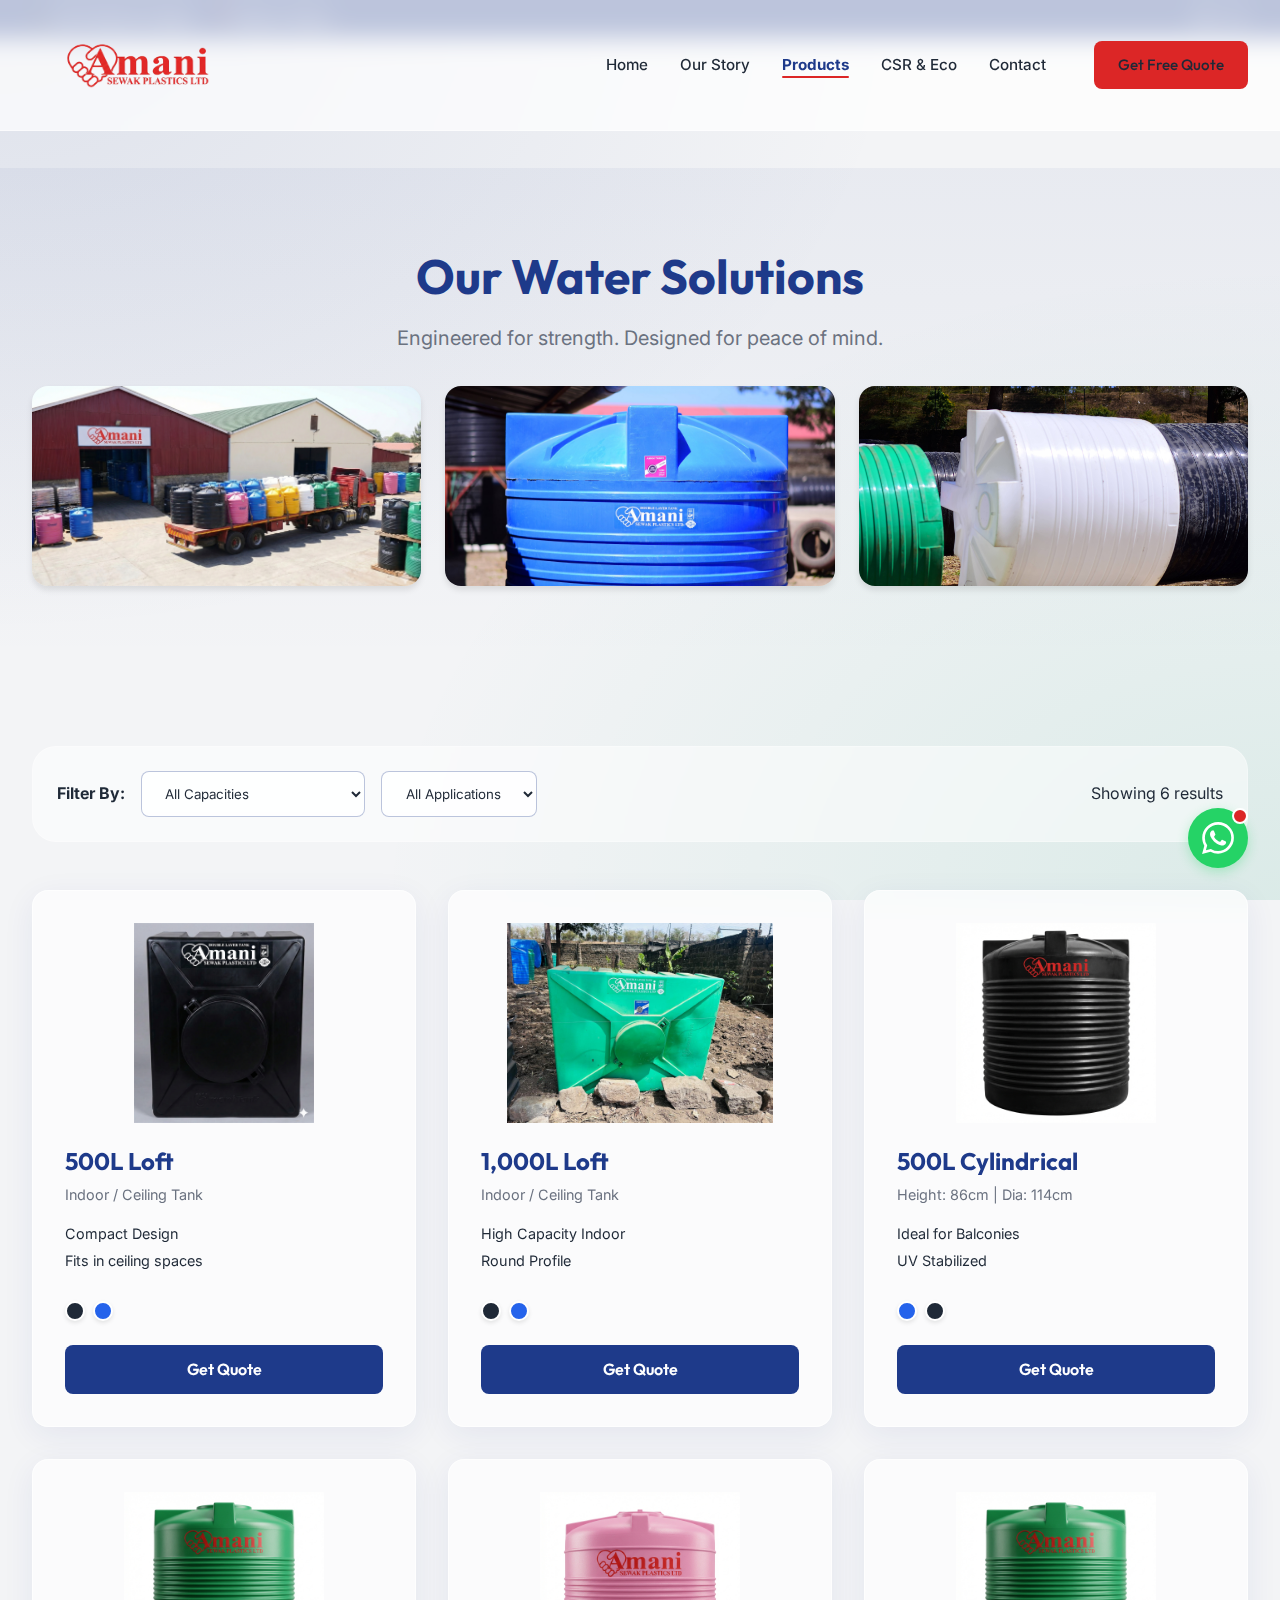
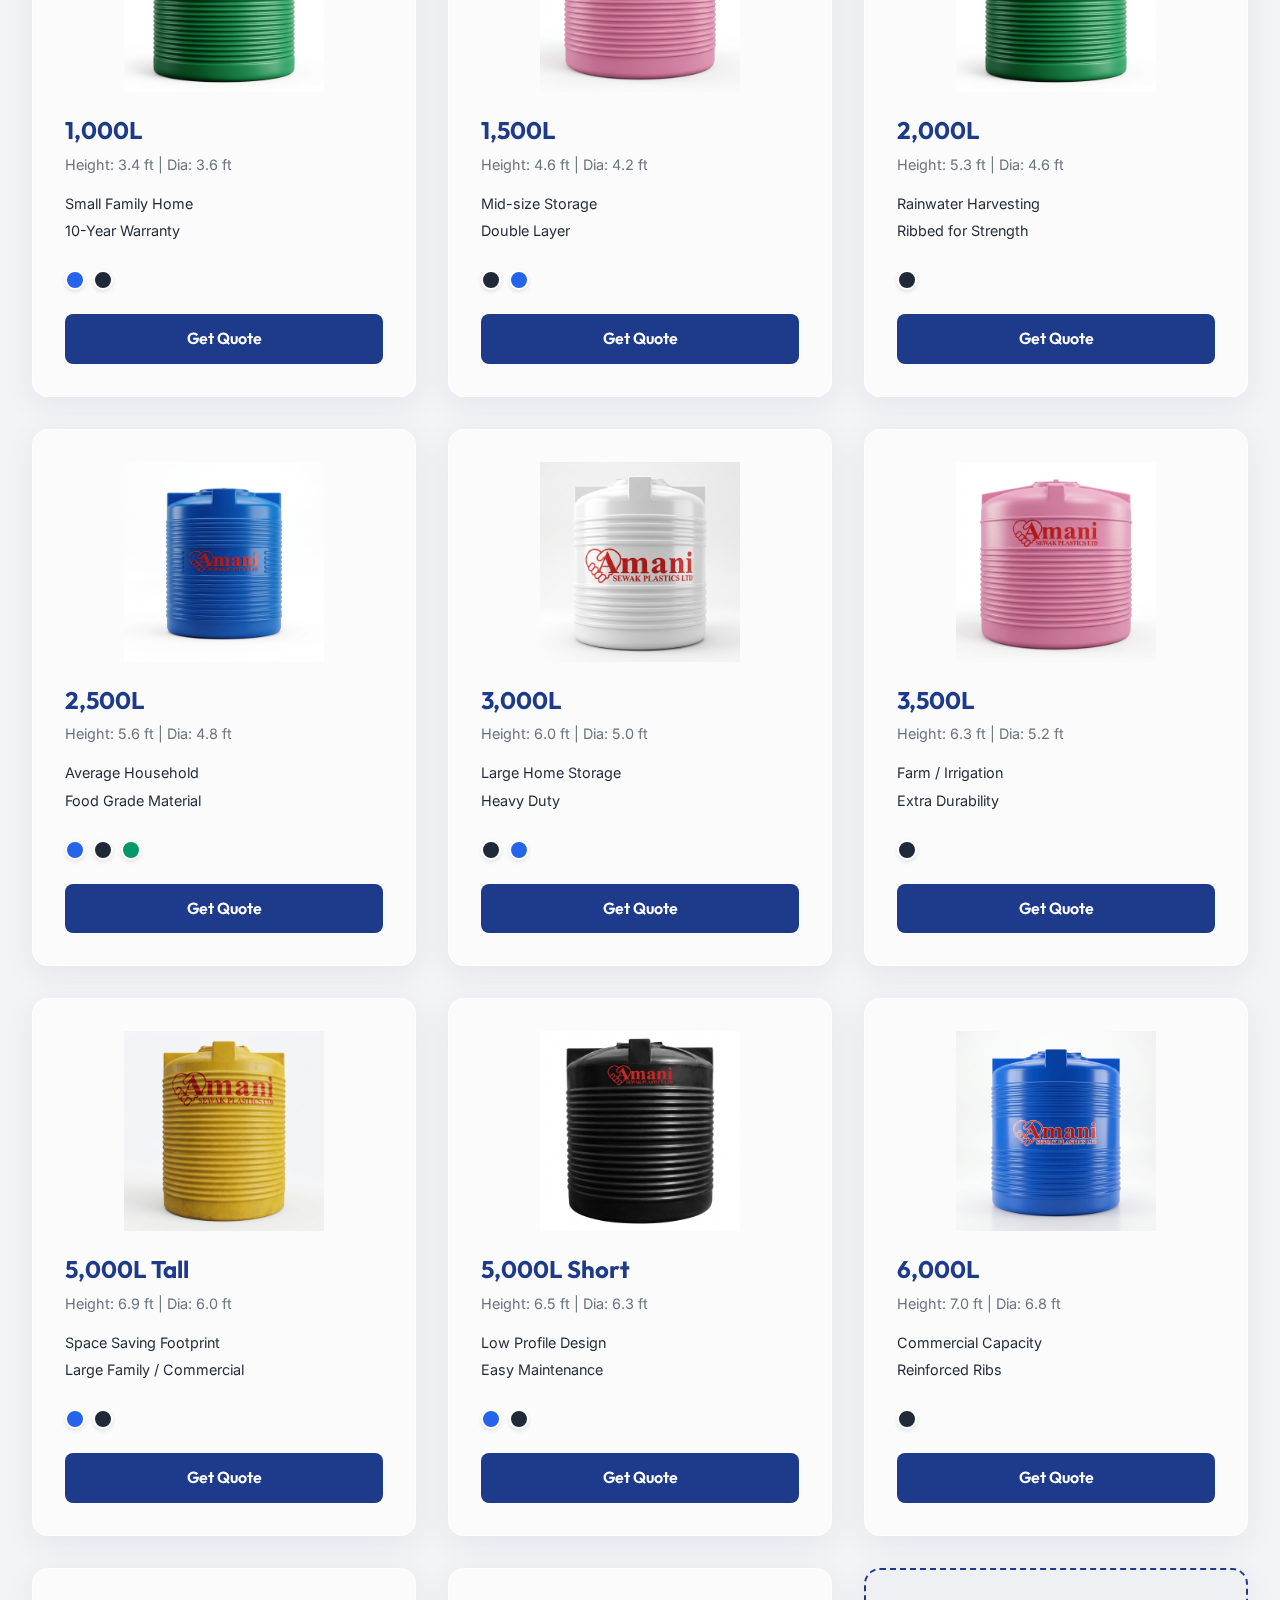
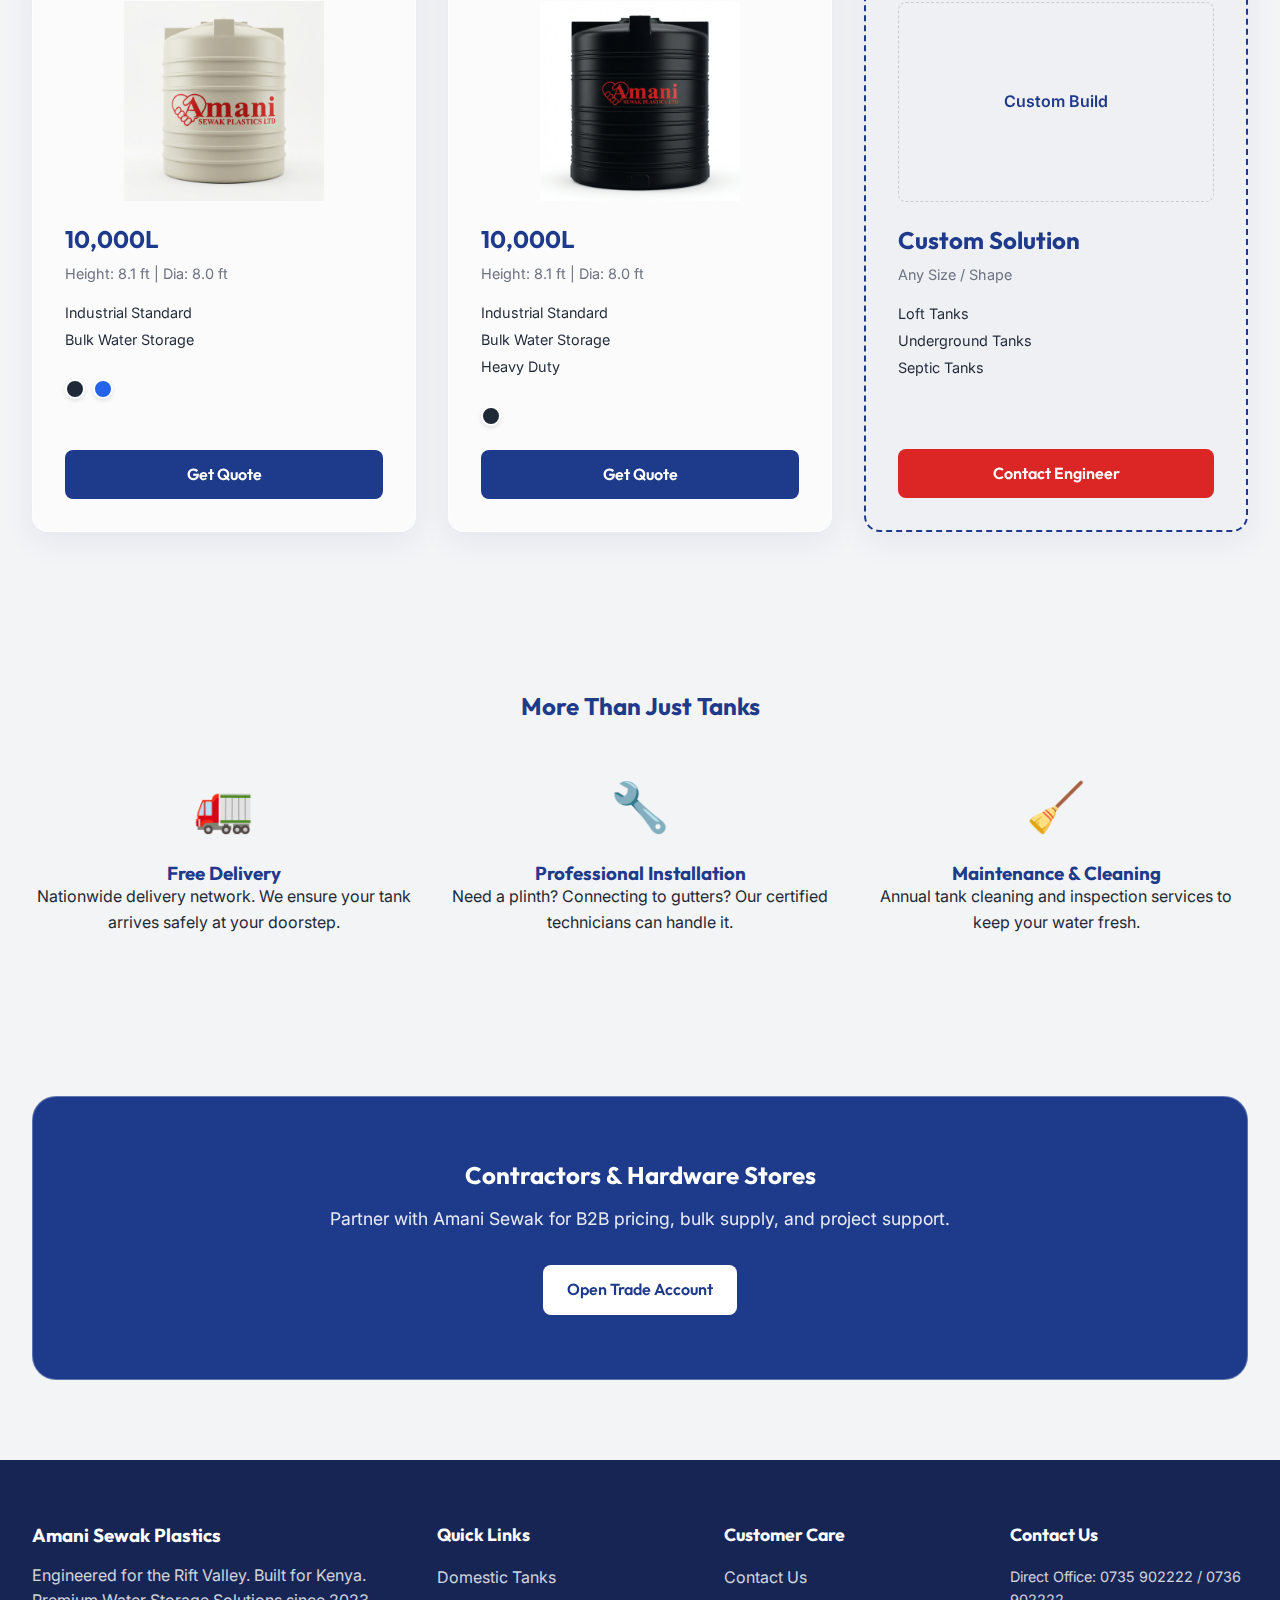
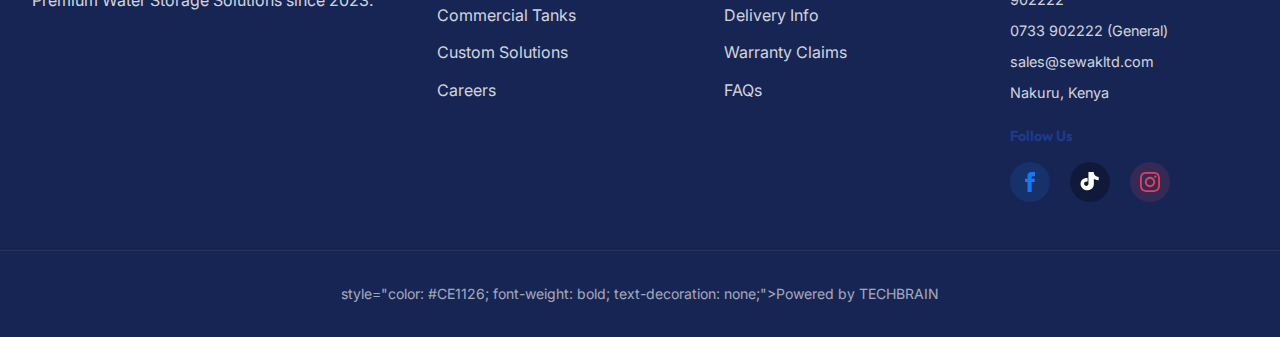
<file: products.html>
<!DOCTYPE html>
<html lang="en">

<head>
    <meta charset="UTF-8">
    <meta name="viewport" content="width=device-width, initial-scale=1.0">
    <title>Products & Services | Amani Sewak Plastics Limited</title>
    <meta name="description"
        content="Explore our wide range of water tanks from 500L to 15,000L. Custom sizes available. Professional installation and maintenance services.">

    <!-- CSS -->
    <link rel="stylesheet" href="main.css">
    <link rel="stylesheet" href="glass.css">
</head>

<body>

    <!-- Top Bar & Nav -->
    <div class="top-bar">
        <div class="container">
            <div class="contact-info">
                <span>📞 0737 902222 (Sales)</span>
                <span style="margin-left: 1rem;">📍 Nakuru, Kenya</span>
            </div>
            <div class="language-toggle">
                <span>EN</span> | <span style="opacity: 0.7; cursor: pointer;">SW</span>
            </div>
        </div>
    </div>

    <header class="glass-nav">
        <div class="container nav-container">
            <a href="index.html" class="logo">
                <img src="logo.png" alt="Amani Sewak Plastics Limited" style="height: 120px;">
            </a>

            <ul class="nav-links">
                <li><a href="index.html">Home</a></li>
                <li><a href="about.html">Our Story</a></li>
                <li><a href="products.html" class="text-primary">Products</a></li>
                <li><a href="csr.html">CSR & Eco</a></li>
                <li><a href="contact.html">Contact</a></li>
                <li>
                    <a href="contact.html" class="btn btn-accent" style="margin-left: 1rem;">Get Free Quote</a>
                </li>
            </ul>

            <div class="hamburger">
                <div class="bar"></div>
                <div class="bar"></div>
                <div class="bar"></div>
            </div>
        </div>
    </header>

    <main style="padding-top: var(--header-height);">

        <!-- Page Header -->
        <section class="section-padding text-center"
            style="background: linear-gradient(180deg, rgba(30,58,138,0.05) 0%, rgba(255,255,255,0) 100%);">
            <div class="container">
                <h1 style="font-size: 3rem; margin-bottom: 1rem;">Our Water Solutions</h1>
                <p style="font-size: 1.25rem; color: var(--color-text-muted); max-width: 700px; margin: 0 auto;">
                    Engineered for strength. Designed for peace of mind.
                </p>
            </div>

            <!-- Added Image Grid -->
            <div class="container" style="margin-top: 2rem;">
                <div class="grid-3" style="gap: 1.5rem;">
                    <div style="border-radius: 1rem; overflow: hidden; box-shadow: 0 4px 6px rgba(0,0,0,0.1);">
                        <img src="slide1.png" alt="Water Solution 1"
                            style="width: 100%; height: 200px; object-fit: cover;">
                    </div>
                    <div style="border-radius: 1rem; overflow: hidden; box-shadow: 0 4px 6px rgba(0,0,0,0.1);">
                        <img src="slide2.jpg" alt="Water Solution 2"
                            style="width: 100%; height: 200px; object-fit: cover;">
                    </div>
                    <div style="border-radius: 1rem; overflow: hidden; box-shadow: 0 4px 6px rgba(0,0,0,0.1);">
                        <img src="slide5.jpg" alt="Water Solution 3"
                            style="width: 100%; height: 200px; object-fit: cover;">
                    </div>
                </div>
            </div>
        </section>

        <!-- Product Catalog -->
        <section class="section-padding">
            <div class="container">

                <!-- Filters (Visual Placeholder) -->
                <div class="glass-panel"
                    style="padding: 1.5rem; margin-bottom: 3rem; display: flex; flex-wrap: wrap; gap: 2rem; align-items: center; justify-content: space-between;">
                    <div style="display: flex; gap: 1rem; align-items: center;">
                        <strong>Filter By:</strong>
                        <select class="glass-input" style="width: auto;">
                            <option>All Capacities</option>
                            <option>Small (500L - 2500L)</option>
                            <option>Medium (3000L - 10000L)</option>
                            <option>Large (10000L+)</option>
                        </select>
                        <select class="glass-input" style="width: auto;">
                            <option>All Applications</option>
                            <option>Domestic</option>
                            <option>Commercial</option>
                            <option>Industrial</option>
                        </select>
                    </div>
                    <div>
                        <span class="text-muted">Showing 6 results</span>
                    </div>
                </div>

                <!-- Product List -->
                <div class="grid-3">

                    <!-- 1. 500 LOFT -->
                    <div class="glass-card product-card">
                        <div class="product-img-placeholder" style="background: none; padding: 0;">
                            <img src="500L Loft.png" alt="500L Loft"
                                style="width: 100%; height: 100%; object-fit: contain;">
                        </div>
                        <h3>500L Loft</h3>
                        <p class="capacity">Indoor / Ceiling Tank</p>
                        <ul class="product-features">
                            <li>Compact Design</li>
                            <li>Fits in ceiling spaces</li>
                        </ul>
                        <div class="color-options">
                            <span class="color-dot dot-black"></span>
                            <span class="color-dot dot-blue"></span>
                        </div>
                        <div class="card-actions">
                            <a href="contact.html" class="btn btn-primary" style="width: 100%;">Get Quote</a>
                        </div>
                    </div>

                    <!-- 2. 1000 LOFT -->
                    <div class="glass-card product-card">
                        <div class="product-img-placeholder" style="background: none; padding: 0;">
                            <img src="1000 Loft.png" alt="1000L Loft"
                                style="width: 100%; height: 100%; object-fit: contain;">
                        </div>
                        <h3>1,000L Loft</h3>
                        <p class="capacity">Indoor / Ceiling Tank</p>
                        <ul class="product-features">
                            <li>High Capacity Indoor</li>
                            <li>Round Profile</li>
                        </ul>
                        <div class="color-options">
                            <span class="color-dot dot-black"></span>
                            <span class="color-dot dot-blue"></span>
                        </div>
                        <div class="card-actions">
                            <a href="contact.html" class="btn btn-primary" style="width: 100%;">Get Quote</a>
                        </div>
                    </div>

                    <!-- 3. 500 LITRES -->
                    <div class="glass-card product-card">
                        <div class="product-img-placeholder" style="background: none; padding: 0;">
                            <img src="tank_smooth_black_closeribs_logo.png" alt="500L Cylindrical"
                                style="width: 100%; height: 100%; object-fit: contain;">
                        </div>
                        <h3>500L Cylindrical</h3>
                        <p class="capacity">Height: 86cm | Dia: 114cm</p>
                        <ul class="product-features">
                            <li>Ideal for Balconies</li>
                            <li>UV Stabilized</li>
                        </ul>
                        <div class="color-options">
                            <span class="color-dot dot-blue"></span>
                            <span class="color-dot dot-black"></span>
                        </div>
                        <div class="card-actions">
                            <a href="contact.html" class="btn btn-primary" style="width: 100%;">Get Quote</a>
                        </div>
                    </div>

                    <!-- 4. 1000 LITRES -->
                    <div class="glass-card product-card">
                        <div class="product-img-placeholder" style="background: none; padding: 0;">
                            <img src="tank_smooth_green_closeribs_logo.png" alt="1000L Standard"
                                style="width: 100%; height: 100%; object-fit: contain;">
                        </div>
                        <h3>1,000L</h3>
                        <p class="capacity">Height: 3.4 ft | Dia: 3.6 ft</p>
                        <ul class="product-features">
                            <li>Small Family Home</li>
                            <li>10-Year Warranty</li>
                        </ul>
                        <div class="color-options">
                            <span class="color-dot dot-blue"></span>
                            <span class="color-dot dot-black"></span>
                        </div>
                        <div class="card-actions">
                            <a href="contact.html" class="btn btn-primary" style="width: 100%;">Get Quote</a>
                        </div>
                    </div>

                    <!-- 5. 1500 LITRES -->
                    <div class="glass-card product-card">
                        <div class="product-img-placeholder" style="background: none; padding: 0;">
                            <img src="tank_smooth_pink_closeribs_logo.png" alt="1500L Medium"
                                style="width: 100%; height: 100%; object-fit: contain;">
                        </div>
                        <h3>1,500L</h3>
                        <p class="capacity">Height: 4.6 ft | Dia: 4.2 ft</p>
                        <ul class="product-features">
                            <li>Mid-size Storage</li>
                            <li>Double Layer</li>
                        </ul>
                        <div class="color-options">
                            <span class="color-dot dot-black"></span>
                            <span class="color-dot dot-blue"></span>
                        </div>
                        <div class="card-actions">
                            <a href="contact.html" class="btn btn-primary" style="width: 100%;">Get Quote</a>
                        </div>
                    </div>

                    <!-- 6. 2000 LITRES -->
                    <div class="glass-card product-card">
                        <div class="product-img-placeholder" style="background: none; padding: 0;">
                            <img src="tank_smooth_green_closeribs_logo.png" alt="2000L Medium"
                                style="width: 100%; height: 100%; object-fit: contain;">
                        </div>
                        <h3>2,000L</h3>
                        <p class="capacity">Height: 5.3 ft | Dia: 4.6 ft</p>
                        <ul class="product-features">
                            <li>Rainwater Harvesting</li>
                            <li>Ribbed for Strength</li>
                        </ul>
                        <div class="color-options">
                            <span class="color-dot dot-black"></span>
                        </div>
                        <div class="card-actions">
                            <a href="contact.html" class="btn btn-primary" style="width: 100%;">Get Quote</a>
                        </div>
                    </div>

                    <!-- 7. 2500 LITRES -->
                    <div class="glass-card product-card">
                        <div class="product-img-placeholder" style="background: none; padding: 0;">
                            <img src="test_tank_blue.png" alt="2500L Standard"
                                style="width: 100%; height: 100%; object-fit: contain;">
                        </div>
                        <h3>2,500L</h3>
                        <p class="capacity">Height: 5.6 ft | Dia: 4.8 ft</p>
                        <ul class="product-features">
                            <li>Average Household</li>
                            <li>Food Grade Material</li>
                        </ul>
                        <div class="color-options">
                            <span class="color-dot dot-blue"></span>
                            <span class="color-dot dot-black"></span>
                            <span class="color-dot dot-green"></span>
                        </div>
                        <div class="card-actions">
                            <a href="contact.html" class="btn btn-primary" style="width: 100%;">Get Quote</a>
                        </div>
                    </div>

                    <!-- 8. 3000 LITRES -->
                    <div class="glass-card product-card">
                        <div class="product-img-placeholder" style="background: none; padding: 0;">
                            <img src="tank_cylindrical_white_1769547980591.png" alt="3000L Large"
                                style="width: 100%; height: 100%; object-fit: contain;">
                        </div>
                        <h3>3,000L</h3>
                        <p class="capacity">Height: 6.0 ft | Dia: 5.0 ft</p>
                        <ul class="product-features">
                            <li>Large Home Storage</li>
                            <li>Heavy Duty</li>
                        </ul>
                        <div class="color-options">
                            <span class="color-dot dot-black"></span>
                            <span class="color-dot dot-blue"></span>
                        </div>
                        <div class="card-actions">
                            <a href="contact.html" class="btn btn-primary" style="width: 100%;">Get Quote</a>
                        </div>
                    </div>

                    <!-- 9. 3500 LITRES -->
                    <div class="glass-card product-card">
                        <div class="product-img-placeholder" style="background: none; padding: 0;">
                            <img src="tank_smooth_pink_closeribs_logo.png" alt="3500L Large"
                                style="width: 100%; height: 100%; object-fit: contain;">
                        </div>
                        <h3>3,500L</h3>
                        <p class="capacity">Height: 6.3 ft | Dia: 5.2 ft</p>
                        <ul class="product-features">
                            <li>Farm / Irrigation</li>
                            <li>Extra Durability</li>
                        </ul>
                        <div class="color-options">
                            <span class="color-dot dot-black"></span>
                        </div>
                        <div class="card-actions">
                            <a href="contact.html" class="btn btn-primary" style="width: 100%;">Get Quote</a>
                        </div>
                    </div>

                    <!-- 10. 5000 LITRES TALL -->
                    <div class="glass-card product-card">
                        <div class="product-img-placeholder" style="background: none; padding: 0;">
                            <img src="tank_smooth_yellow_closeribs_logo.png" alt="5000L Tall"
                                style="width: 100%; height: 100%; object-fit: contain;">
                        </div>
                        <h3>5,000L Tall</h3>
                        <p class="capacity">Height: 6.9 ft | Dia: 6.0 ft</p>
                        <ul class="product-features">
                            <li>Space Saving Footprint</li>
                            <li>Large Family / Commercial</li>
                        </ul>
                        <div class="color-options">
                            <span class="color-dot dot-blue"></span>
                            <span class="color-dot dot-black"></span>
                        </div>
                        <div class="card-actions">
                            <a href="contact.html" class="btn btn-primary" style="width: 100%;">Get Quote</a>
                        </div>
                    </div>

                    <!-- 11. 5000 LITRES SHORT -->
                    <div class="glass-card product-card">
                        <div class="product-img-placeholder" style="background: none; padding: 0;">
                            <img src="tank_smooth_black_closeribs_logo.png" alt="5000L Short"
                                style="width: 100%; height: 100%; object-fit: contain;">
                        </div>
                        <h3>5,000L Short</h3>
                        <p class="capacity">Height: 6.5 ft | Dia: 6.3 ft</p>
                        <ul class="product-features">
                            <li>Low Profile Design</li>
                            <li>Easy Maintenance</li>
                        </ul>
                        <div class="color-options">
                            <span class="color-dot dot-blue"></span>
                            <span class="color-dot dot-black"></span>
                        </div>
                        <div class="card-actions">
                            <a href="contact.html" class="btn btn-primary" style="width: 100%;">Get Quote</a>
                        </div>
                    </div>

                    <!-- 12. 6000 LITRES -->
                    <div class="glass-card product-card">
                        <div class="product-img-placeholder" style="background: none; padding: 0;">
                            <img src="tank_cylindrical_blue_bright_1769548019868.png" alt="6000L Jumbo"
                                style="width: 100%; height: 100%; object-fit: contain;">
                        </div>
                        <h3>6,000L</h3>
                        <p class="capacity">Height: 7.0 ft | Dia: 6.8 ft</p>
                        <ul class="product-features">
                            <li>Commercial Capacity</li>
                            <li>Reinforced Ribs</li>
                        </ul>
                        <div class="color-options">
                            <span class="color-dot dot-black"></span>
                        </div>
                        <div class="card-actions">
                            <a href="contact.html" class="btn btn-primary" style="width: 100%;">Get Quote</a>
                        </div>
                    </div>

                    <!-- 13. 10000 LITRES -->
                    <div class="glass-card product-card">
                        <div class="product-img-placeholder" style="background: none; padding: 0;">
                            <img src="tank_cylindrical_beige_1769547355724.png" alt="10000L Jumbo"
                                style="width: 100%; height: 100%; object-fit: contain;">
                        </div>
                        <h3>10,000L</h3>
                        <p class="capacity">Height: 8.1 ft | Dia: 8.0 ft</p>
                        <ul class="product-features">
                            <li>Industrial Standard</li>
                            <li>Bulk Water Storage</li>
                        </ul>
                        <div class="color-options">
                            <span class="color-dot dot-black"></span>
                            <span class="color-dot dot-blue"></span>
                        </div>
                        <div class="card-actions">
                            <a href="contact.html" class="btn btn-primary" style="width: 100%;">Get Quote</a>
                        </div>
                    </div>

                    <!-- 14. 10000 LITRES -->
                    <div class="glass-card product-card">
                        <div class="product-img-placeholder" style="background: none; padding: 0;">
                            <img src="tank_15000l_black.png" alt="10000L Jumbo"
                                style="width: 100%; height: 100%; object-fit: contain;">
                        </div>
                        <h3>10,000L</h3>
                        <p class="capacity">Height: 8.1 ft | Dia: 8.0 ft</p>
                        <ul class="product-features">
                            <li>Industrial Standard</li>
                            <li>Bulk Water Storage</li>
                            <li>Heavy Duty</li>
                        </ul>
                        <div class="color-options">
                            <span class="color-dot dot-black"></span>
                        </div>
                        <div class="card-actions">
                            <a href="contact.html" class="btn btn-primary" style="width: 100%;">Get Quote</a>
                        </div>
                    </div>

                    <!-- Custom (Preserved) -->
                    <div class="glass-card product-card"
                        style="border: 2px dashed var(--color-blue-corporate); background: rgba(30,58,138,0.02);">
                        <div class="product-img-placeholder" style="background: none; border: 1px dashed #ccc;">
                            <span>Custom Build</span>
                        </div>
                        <h3>Custom Solution</h3>
                        <p class="capacity">Any Size / Shape</p>
                        <ul class="product-features">
                            <li>Loft Tanks</li>
                            <li>Underground Tanks</li>
                            <li>Septic Tanks</li>
                        </ul>
                        <div class="card-actions">
                            <a href="contact.html" class="btn btn-accent" style="width: 100%;">Contact Engineer</a>
                        </div>
                    </div>

                </div>
            </div>
        </section>

        <!-- Services Section -->
        <section class="section-padding bg-white">
            <div class="container">
                <h2 class="text-center section-title" style="margin-bottom: 3rem;">More Than Just Tanks</h2>
                <div class="grid-3">
                    <div class="text-center">
                        <div style="font-size: 3rem; margin-bottom: 1rem;">🚛</div>
                        <h3>Free Delivery</h3>
                        <p class="text-muted">Nationwide delivery network. We ensure your tank arrives safely at your
                            doorstep.</p>
                    </div>
                    <div class="text-center">
                        <div style="font-size: 3rem; margin-bottom: 1rem;">🔧</div>
                        <h3>Professional Installation</h3>
                        <p class="text-muted">Need a plinth? Connecting to gutters? Our certified technicians can handle
                            it.</p>
                    </div>
                    <div class="text-center">
                        <div style="font-size: 3rem; margin-bottom: 1rem;">🧹</div>
                        <h3>Maintenance & Cleaning</h3>
                        <p class="text-muted">Annual tank cleaning and inspection services to keep your water fresh.</p>
                    </div>
                </div>
            </div>
        </section>

        <!-- Bulk / Wholesale Callout -->
        <section class="section-padding">
            <div class="container">
                <div class="glass-panel bg-primary text-center"
                    style="background-color: var(--color-blue-corporate); color: white; padding: 4rem;">
                    <h2 style="color: white; margin-bottom: 1rem;">Contractors & Hardware Stores</h2>
                    <p style="margin-bottom: 2rem; font-size: 1.1rem; opacity: 0.9;">Partner with Amani Sewak for B2B
                        pricing, bulk supply, and project support.</p>
                    <a href="contact.html" class="btn"
                        style="background: white; color: var(--color-blue-corporate);">Open Trade Account</a>
                </div>
            </div>
        </section>

    </main>

    <!-- Footer (Identical to Index) -->
    <footer>
        <div class="container footer-grid">
            <div class="footer-brand">
                <h3>Amani Sewak Plastics</h3>
                <p>Engineered for the Rift Valley. Built for Kenya.<br>Premium Water Storage Solutions since 2023.</p>
            </div>

            <div class="footer-col footer-links">
                <h4>Quick Links</h4>
                <ul>
                    <li><a href="products.html">Domestic Tanks</a></li>
                    <li><a href="products.html">Commercial Tanks</a></li>
                    <li><a href="products.html">Custom Solutions</a></li>
                    <li><a href="contact.html">Careers</a></li>
                </ul>
            </div>

            <div class="footer-col footer-links">
                <h4>Customer Care</h4>
                <ul>
                    <li><a href="contact.html">Contact Us</a></li>
                    <li><a href="#delivery">Delivery Info</a></li>
                    <li><a href="#warranty">Warranty Claims</a></li>
                    <li><a href="#faqs">FAQs</a></li>
                </ul>
            </div>

            <div class="footer-col">
                <h4>Contact Us</h4>
                <ul style="opacity: 0.8; font-size: 0.9rem;">
                    <li style="margin-bottom: 0.5rem;">Direct Office: 0735 902222 / 0736 902222</li>
                    <li style="margin-bottom: 0.5rem;">0733 902222 (General)</li>
                    <li style="margin-bottom: 0.5rem;">sales@sewakltd.com</li>
                    <li>Nakuru, Kenya</li>
                </ul>

                <div style="margin-top: 1.5rem;">
                    <h5 style="margin-bottom: 0.5rem; font-size: 0.9rem;">Follow Us</h5>
                    <div class="social-links">
                        <!-- Facebook -->
                        <a href="https://web.facebook.com/profile.php?id=61588636942695" aria-label="Facebook"
                            class="social-icon facebook">
                            <svg xmlns="http://www.w3.org/2000/svg" width="24" height="24" viewBox="0 0 24 24"
                                fill="currentColor">
                                <path
                                    d="M9 8h-3v4h3v12h5v-12h3.642l.358-4h-4v-1.667c0-.955.192-1.333 1.115-1.333h2.885v-5h-3.808c-3.596 0-5.192 1.583-5.192 4.615v3.385z" />
                            </svg>
                        </a>
                        <!-- TikTok -->
                        <a href="https://www.tiktok.com/@amanisewakplastics" aria-label="TikTok"
                            class="social-icon tiktok">
                            <svg xmlns="http://www.w3.org/2000/svg" width="24" height="24" viewBox="0 0 24 24"
                                fill="currentColor">
                                <path
                                    d="M12.525.02c1.31-.02 2.61-.01 3.91-.02.08 1.53.63 3.09 1.75 4.17 1.12 1.11 2.7 1.62 4.24 1.79v4.03c-1.44-.05-2.89-.35-4.2-.97-.57-.26-1.1-.59-1.62-.93v6.16c0 2.52-1.12 4.88-3.11 6.24-2.12 1.45-4.78 1.84-7.23 1.05-2.34-.74-4.22-2.58-5.14-4.88-1.53-3.83.67-8.16 4.79-9.17 1.05-.26 2.13-.25 3.19-.06v4c-.21-.06-.42-.11-.64-.13-.93-.11-1.87.14-2.61.73-.83.63-1.16 1.7-.87 2.71.21.75.76 1.37 1.47 1.68.83.37 1.83.32 2.61-.22.69-.47 1.09-1.3 1.08-2.14v-14.07z" />
                            </svg>
                        </a>
                        <!-- Instagram -->
                        <a href="https://www.instagram.com/amanisewakplastics/" aria-label="Instagram"
                            class="social-icon instagram">
                            <svg xmlns="http://www.w3.org/2000/svg" width="24" height="24" viewBox="0 0 24 24"
                                fill="currentColor">
                                <path
                                    d="M12 2.163c3.204 0 3.584.012 4.85.07 3.252.148 4.771 1.691 4.919 4.919.058 1.265.069 1.645.069 4.849 0 3.205-.012 3.584-.069 4.849-.149 3.225-1.664 4.771-4.919 4.919-1.266.058-1.644.069-4.85.069-3.204 0-3.584-.012-4.849-.069-3.26-.149-4.771-1.699-4.919-4.92-.058-1.265-.07-1.644-.07-4.849 0-3.204.013-3.583.07-4.849.149-3.227 1.664-4.771 4.919-4.919 1.266-.057 1.645-.069 4.849-.069zm0-2.163c-3.259 0-3.667.014-4.947.072-4.358.2-6.78 2.618-6.98 6.98-.059 1.281-.073 1.689-.073 4.948 0 3.259.014 3.668.072 4.948.2 4.358 2.618 6.78 6.98 6.98 1.281.058 1.689.072 4.948.072 3.259 0 3.668-.014 4.948-.072 4.354-.2 6.782-2.618 6.979-6.98.059-1.28.073-1.689.073-4.948 0-3.259-.014-3.667-.072-4.947-.196-4.354-2.617-6.78-6.979-6.98-1.281-.059-1.69-.073-4.949-.073zm0 5.838c-3.403 0-6.162 2.759-6.162 6.162s2.759 6.163 6.162 6.163 6.162-2.759 6.162-6.163c0-3.403-2.759-6.162-6.162-6.162zm0 10.162c-2.209 0-4-1.79-4-4 0-2.209 1.791-4 4-4s4 1.791 4 4c0 2.21-1.791 4-4 4zm6.406-11.845c-.796 0-1.441.645-1.441 1.44s.645 1.44 1.441 1.44c.795 0 1.439-.645 1.439-1.44s-.644-1.44-1.439-1.44z" />
                            </svg>
                        </a>

                    </div>
                </div>
            </div>
        </div>

        <div class="footer-bottom">
            <div class="container">
                        style="color: #CE1126; font-weight: bold; text-decoration: none;">Powered by <a href="https://techbrain.africa" target="_blank" style="color: inherit; text-decoration: none;">TECHBRAIN</a></span></p>
            </div>
        </div>
    </footer>

    <!-- Floating WhatsApp -->
    <a href="https://wa.me/254733902222" class="floating-whatsapp" aria-label="Chat on WhatsApp">
        <span class="notification-dot"></span>
        <svg viewBox="0 0 24 24" width="32" height="32" fill="currentColor">
            <path
                d="M17.472 14.382c-.297-.149-1.758-.867-2.03-.967-.273-.099-.471-.148-.67.15-.197.297-.767.966-.94 1.164-.173.199-.347.223-.644.075-.297-.15-1.255-.463-2.39-1.475-.883-.788-1.48-1.761-1.653-2.059-.173-.297-.018-.458.13-.606.134-.133.298-.347.446-.52.149-.174.198-.298.298-.497.099-.198.05-.371-.025-.52-.075-.149-.669-1.612-.916-2.207-.242-.579-.487-.5-.669-.51-.173-.008-.371-.01-.57-.01-.198 0-.52.074-.792.372-.272.297-1.04 1.016-1.04 2.479 0 1.462 1.065 2.875 1.213 3.074.149.198 2.096 3.2 5.077 4.487.709.306 1.262.489 1.694.625.712.227 1.36.195 1.871.118.571-.085 1.758-.719 2.006-1.413.248-.694.248-1.289.173-1.413-.074-.124-.272-.198-.57-.347m-5.421 7.403h-.004a9.87 9.87 0 01-5.031-1.378l-.361-.214-3.741.982.998-3.648-.235-.374a9.86 9.86 0 01-1.51-5.26c.001-5.45 4.436-9.884 9.888-9.884 2.64 0 5.122 1.03 6.988 2.898a9.825 9.825 0 012.893 6.994c-.003 5.45-4.437 9.884-9.885 9.884m8.413-18.297A11.815 11.815 0 0012.05 0C5.495 0 .16 5.335.157 11.892c0 2.096.547 4.142 1.588 5.945L.057 24l6.305-1.654a11.882 11.882 0 005.683 1.448h.005c6.554 0 11.89-5.335 11.893-11.893a11.821 11.821 0 00-3.48-8.413Z" />
        </svg>
    </a>

    <script src="app.js"></script>
</body>

</html>
</file>
<file: glass.css>
/* 
   Glassmorphism Utility Engine
   Project: Amani Sewak Plastics
*/

.glass-nav {
    background: rgba(255, 255, 255, 0.7);
    backdrop-filter: blur(12px);
    -webkit-backdrop-filter: blur(12px);
    border-bottom: 1px solid rgba(255, 255, 255, 0.5);
}

.glass-card {
    background: rgba(255, 255, 255, 0.65);
    backdrop-filter: blur(16px);
    -webkit-backdrop-filter: blur(16px);
    border: 1px solid rgba(255, 255, 255, 0.6);
    border-radius: var(--radius-md);
    box-shadow: 0 8px 32px 0 rgba(31, 38, 135, 0.07);
    transition: var(--transition-fast);
}

.glass-card:hover {
    background: rgba(255, 255, 255, 0.8);
    transform: translateY(-5px);
    box-shadow: 0 12px 40px 0 rgba(31, 38, 135, 0.12);
}

.glass-panel {
    background: rgba(255, 255, 255, 0.5);
    backdrop-filter: blur(8px);
    border-radius: var(--radius-lg);
    border: 1px solid rgba(255, 255, 255, 0.3);
}

.glass-dark {
    background: rgba(30, 58, 138, 0.85);
    /* Corporate Blue Glass */
    backdrop-filter: blur(10px);
    color: white;
    border: 1px solid rgba(255, 255, 255, 0.1);
}

/* Input Fields Glass Style */
/* Input Fields Glass Style */
.glass-input {
    background: rgba(255, 255, 255, 0.7);
    border: 1px solid rgba(30, 58, 138, 0.3);
    backdrop-filter: blur(4px);
    padding: 0.8rem 1.2rem;
    border-radius: var(--radius-sm);
    color: var(--color-text-main);
    width: 100%;
    font-family: 'Inter', sans-serif;
    transition: var(--transition-fast);
}

.glass-input:focus {
    outline: none;
    background: rgba(255, 255, 255, 0.95);
    border-color: var(--color-blue-corporate);
    box-shadow: 0 0 0 4px rgba(30, 58, 138, 0.1);
}
</file>
<file: main.css>
/* 
   Project: Amani Sewak Plastics Limited
   Stage: 1 - Foundation
   Theme: Premium Enterprise Glass-morphism
*/

/* Google Fonts Import */
@import url('https://fonts.googleapis.com/css2?family=Inter:wght@300;400;500;600;700&family=Outfit:wght@500;600;700;800&display=swap');

:root {
    /* Brand Colors */
    --color-blue-corporate: #1E3A8A;
    /* Trust, Water, Reliability */
    --color-blue-dark: #172554;
    /* Deep contrast */
    --color-blue-light: #EFF6FF;
    /* Background tints */

    --color-red-accent: #DC2626;
    /* Alerts, CTAs */
    --color-red-hover: #B91C1C;

    --color-green-eco: #059669;
    /* Sustainability */

    --color-facebook: #1877F2;
    --color-tiktok: #010101;
    --color-instagram: #E4405F;
    --color-youtube: #FF0000;
    --color-linkedin: #0A66C2;

    --color-text-main: #1F2937;
    --color-text-muted: #6B7280;
    --color-white: #FFFFFF;

    /* Layout */
    --container-width: 1280px;
    --header-height: 130px;
    --radius-sm: 8px;
    --radius-md: 16px;
    --radius-lg: 24px;

    /* Transitions */
    --transition-fast: 0.2s ease;
    --transition-smooth: 0.4s cubic-bezier(0.4, 0, 0.2, 1);
}

/* Reset & Base */
* {
    margin: 0;
    padding: 0;
    box-sizing: border-box;
}

body {
    font-family: 'Inter', sans-serif;
    color: var(--color-text-main);
    background-color: #F3F4F6;
    /* Light gray backing for glass effect */
    background-image:
        radial-gradient(at 0% 0%, rgba(30, 58, 138, 0.1) 0px, transparent 50%),
        radial-gradient(at 100% 100%, rgba(5, 150, 105, 0.1) 0px, transparent 50%);
    background-attachment: fixed;
    line-height: 1.6;
    overflow-x: hidden;
}

h1,
h2,
h3,
h4,
h5,
h6 {
    font-family: 'Outfit', sans-serif;
    line-height: 1.2;
    color: var(--color-blue-corporate);
}

a {
    text-decoration: none;
    color: inherit;
    transition: var(--transition-fast);
}

ul {
    list-style: none;
}

img {
    max-width: 100%;
    display: block;
}

/* Utilities */
.container {
    max-width: var(--container-width);
    margin: 0 auto;
    padding: 0 2rem;
}

.text-center {
    text-align: center;
}

.text-primary {
    color: var(--color-blue-corporate);
}

.text-accent {
    color: var(--color-red-accent);
}

.text-eco {
    color: var(--color-green-eco);
}

.section-padding {
    padding: 5rem 0;
}

/* Buttons */
.btn {
    display: inline-flex;
    align-items: center;
    justify-content: center;
    padding: 0.75rem 1.5rem;
    font-weight: 600;
    border-radius: var(--radius-sm);
    cursor: pointer;
    transition: var(--transition-fast);
    font-family: 'Outfit', sans-serif;
}

.btn-primary {
    background-color: var(--color-blue-corporate);
    color: var(--color-white);
}

.btn-primary:hover {
    background-color: var(--color-blue-dark);
    transform: translateY(-1px);
    box-shadow: 0 4px 12px rgba(30, 58, 138, 0.2);
}

.btn-accent {
    background-color: var(--color-red-accent);
    color: var(--color-white);
}

.btn-accent:hover {
    background-color: var(--color-red-hover);
    transform: translateY(-1px);
    box-shadow: 0 4px 12px rgba(220, 38, 38, 0.3);
}

/* USP Icons & Framing */
.usp-item {
    border: 1px solid rgba(0, 0, 0, 0.05);
    border-radius: var(--radius-md);
    padding: 2rem 1rem;
    transition: all 0.3s ease;
    background-color: #FAFAFA;
}

.usp-item:hover {
    transform: translateY(-5px);
    box-shadow: 0 10px 30px rgba(0, 0, 0, 0.05);
    border-color: var(--color-blue-light);
}

.usp-icon {
    height: 180px;
    width: auto;
    margin-bottom: 1.5rem;
    display: block;
    margin-left: auto;
    margin-right: auto;
    object-fit: contain;
    transition: transform 0.3s ease;
}

.usp-icon:hover {
    transform: scale(1.05);
}

/* Header & Nav */
header {
    position: fixed;
    top: 0;
    left: 0;
    width: 100%;
    z-index: 1000;
    transition: var(--transition-smooth);
}

.top-bar {
    background-color: var(--color-blue-corporate);
    color: var(--color-white);
    font-size: 0.875rem;
    padding: 0.5rem 0;
}

.top-bar .container {
    display: flex;
    justify-content: space-between;
    align-items: center;
}

.nav-container {
    display: flex;
    justify-content: space-between;
    align-items: center;
    height: var(--header-height);
}

.logo {
    font-family: 'Outfit', sans-serif;
    font-weight: 800;
    font-size: 1.5rem;
    color: var(--color-blue-corporate);
    letter-spacing: -0.02em;
}

.logo img {
    /* Transparent logo, no blend mode needed */
    display: block;
}


.nav-links {
    display: flex;
    gap: 2rem;
    align-items: center;
}

.nav-links a {
    font-weight: 500;
    color: var(--color-text-main);
    font-size: 0.95rem;
}

.nav-links a:hover,
.nav-links a.active {
    color: var(--color-blue-corporate);
    font-weight: 700;
    position: relative;
}

.nav-links a.active::after {
    content: '';
    position: absolute;
    bottom: -4px;
    left: 0;
    width: 100%;
    height: 2px;
    background-color: var(--color-red-accent);
    border-radius: 2px;
}

/* Footer */
footer {
    background-color: var(--color-blue-dark);
    color: var(--color-white);
    padding: 4rem 0 2rem;
    margin-top: auto;
}

.footer-grid {
    display: grid;
    grid-template-columns: 1.5fr 1fr 1fr 1fr;
    gap: 3rem;
    margin-bottom: 3rem;
}

.footer-brand h3 {
    color: var(--color-white);
    margin-bottom: 1rem;
}

.footer-brand p {
    opacity: 0.8;
    margin-bottom: 1.5rem;
}

.footer-col h4 {
    color: var(--color-white);
    font-size: 1.1rem;
    margin-bottom: 1.25rem;
}

.footer-links li {
    margin-bottom: 0.75rem;
}

.footer-links a {
    opacity: 0.8;
}

.footer-links a:hover {
    opacity: 1;
    color: var(--color-blue-light);
}

.footer-bottom {
    border-top: 1px solid rgba(255, 255, 255, 0.1);
    padding-top: 2rem;
    text-align: center;
    font-size: 0.875rem;
    opacity: 0.6;
}

/* Social Media Icons Styling */
.social-links {
    display: flex;
    gap: 1.25rem;
    margin-top: 1rem;
}

.social-icon {
    display: flex;
    align-items: center;
    justify-content: center;
    width: 40px;
    height: 40px;
    background: rgba(255, 255, 255, 0.1);
    border-radius: 50%;
    transition: all 0.3s cubic-bezier(0.4, 0, 0.2, 1);
    color: var(--color-white);
}

.social-icon svg {
    width: 20px;
    height: 20px;
}

.social-icon:hover {
    transform: translateY(-3px);
    box-shadow: 0 5px 15px rgba(0, 0, 0, 0.3);
}

.social-icon.facebook:hover { background-color: var(--color-facebook); }
.social-icon.tiktok:hover { background-color: var(--color-tiktok); }
.social-icon.instagram:hover { background-color: var(--color-instagram); }
.social-icon.youtube:hover { background-color: var(--color-youtube); }
.social-icon.linkedin:hover { background-color: var(--color-linkedin); }

/* Static Branding (if needed) */
.social-icon.facebook { color: var(--color-facebook); background: rgba(24, 119, 242, 0.15); }
.social-icon.tiktok { color: var(--color-white); background: rgba(0, 0, 0, 0.3); }
.social-icon.instagram { color: var(--color-instagram); background: rgba(228, 64, 95, 0.15); }
.social-icon.youtube { color: var(--color-youtube); background: rgba(255, 0, 0, 0.15); }
.social-icon.linkedin { color: var(--color-linkedin); background: rgba(10, 102, 194, 0.15); }

.social-icon:hover { color: white !important; }

/* Floating WhatsApp */
.floating-whatsapp {
    position: fixed;
    bottom: 2rem;
    right: 2rem;
    background-color: #25D366;
    color: white;
    width: 60px;
    height: 60px;
    border-radius: 50%;
    display: flex;
    align-items: center;
    justify-content: center;
    box-shadow: 0 4px 12px rgba(37, 211, 102, 0.3);
    z-index: 999;
    font-weight: 700;
    font-family: 'Outfit', sans-serif;
    transition: var(--transition-fast);
}

.floating-whatsapp:hover {
    transform: scale(1.1);
    box-shadow: 0 6px 16px rgba(37, 211, 102, 0.4);
}

.notification-dot {
    position: absolute;
    top: 0;
    right: 0;
    width: 16px;
    height: 16px;
    background-color: var(--color-red-accent);
    border-radius: 50%;
    border: 2px solid white;
}

/* Mobile */
.hamburger {
    display: none;
    cursor: pointer;
}

.bar {
    display: block;
    width: 25px;
    height: 3px;
    margin: 5px auto;
    background-color: var(--color-blue-corporate);
    transition: all 0.3s ease-in-out;
}

@media (max-width: 768px) {
    .container {
        padding: 0 1.5rem;
    }

    .hamburger {
        display: block;
    }

    .nav-links {
        position: fixed;
        left: -100%;
        top: calc(var(--header-height) + 36px);
        /* 36px is approx top-bar height */
        flex-direction: column;
        background-color: rgba(255, 255, 255, 0.95);
        backdrop-filter: blur(10px);
        width: 100%;
        text-align: center;
        padding: 2rem 0;
        box-shadow: 0 10px 10px rgba(0, 0, 0, 0.05);
        transition: 0.3s;
    }

    .nav-links.active {
        left: 0;
    }

    .footer-grid {
        grid-template-columns: 1fr;
        gap: 2rem;
    }

    .top-bar .container {
        flex-direction: column;
        gap: 0.25rem;
    }
}

/* Hero Section */
.hero-section {
    position: relative;
    padding-top: calc(var(--header-height) + 2rem);
    padding-bottom: 4rem;
    min-height: 85vh;
    display: flex;
    align-items: center;
}

.hero-bg {
    position: absolute;
    top: 0;
    left: 0;
    width: 100%;
    height: 100%;
    z-index: -1;
    background: linear-gradient(135deg, #f3f4f6 0%, #e0e7ff 100%);
}

.hero-grid-layout {
    display: grid;
    grid-template-columns: 0.8fr 1.2fr;
    gap: 4rem;
    align-items: center;
}

.hero-content {
    position: relative;
    z-index: 2;
    /* max-width handled by grid */
}

.hero-badge {
    display: inline-flex;
    align-items: center;
    background: rgba(30, 58, 138, 0.1);
    color: var(--color-blue-corporate);
    padding: 0.5rem 1rem;
    border-radius: 50px;
    font-weight: 600;
    font-size: 0.9rem;
    margin-bottom: 1.5rem;
    border: 1px solid rgba(30, 58, 138, 0.2);
}

.hero-title {
    font-size: 3.5rem;
    font-weight: 800;
    line-height: 1.1;
    margin-bottom: 1.5rem;
    background: linear-gradient(to right, var(--color-blue-corporate), var(--color-blue-dark));
    background-clip: text;
    -webkit-background-clip: text;
    -webkit-text-fill-color: transparent;
}

.hero-subtitle {
    font-size: 1.25rem;
    color: var(--color-text-main);
    margin-bottom: 2.5rem;
    max-width: 600px;
    opacity: 0.9;
}

.hero-cta-group {
    display: flex;
    gap: 1rem;
}

/* Hero Visual (Right Side) */
/* Hero Visual (Right Side) & Carousel */
.hero-visual {
    position: relative;
    width: 100%;
    height: 650px;
    z-index: 1;
    border-radius: 30px;
    box-shadow: 0 20px 40px rgba(0, 0, 0, 0.1);
}

.hero-carousel {
    width: 100%;
    height: 100%;
    position: relative;
    border-radius: 30px;
    overflow: hidden;
}

.carousel-slide {
    width: 100%;
    height: 100%;
    position: absolute;
    top: 0;
    left: 0;
    opacity: 0;
    transition: opacity 1s ease-in-out;
    background-size: cover;
    background-position: center;
    background-color: #e5e7eb;
    /* Fallback color */
}

.carousel-slide.active {
    opacity: 1;
}

/* Optional: Add a subtle zoom effect on active slide */
.carousel-slide.active {
    animation: zoomEffect 6s infinite alternate;
}

@keyframes zoomEffect {
    0% {
        transform: scale(1);
    }

    100% {
        transform: scale(1.05);
    }
}



.carousel-indicators {
    position: absolute;
    bottom: 1.5rem;
    right: 2rem;
    display: flex;
    gap: 0.5rem;
    z-index: 2;
}

.carousel-indicators .dot {
    width: 10px;
    height: 10px;
    background-color: rgba(255, 255, 255, 0.5);
    border-radius: 50%;
    cursor: pointer;
    transition: 0.3s;
}

.carousel-indicators .dot.active {
    background-color: var(--color-blue-corporate);
    transform: scale(1.2);
}

@media (max-width: 992px) {
    .hero-grid-layout {
        grid-template-columns: 1fr;
        text-align: center;
    }

    .hero-title {
        font-size: 2.5rem;
    }

    .hero-visual {
        display: flex;
        height: 450px;
        margin-top: 2rem;
    }

    .hero-content {
        margin: 0 auto;
        max-width: 600px;
    }

    .hero-cta-group {
        justify-content: center;
    }
}

/* Product Grid System */
.grid-3 {
    display: grid;
    grid-template-columns: repeat(3, 1fr);
    gap: 2rem;
}

.product-card {
    position: relative;
    padding: 2rem;
    display: flex;
    flex-direction: column;
    height: 100%;
}

.product-img-placeholder {
    height: 200px;
    background-color: var(--color-blue-light);
    border-radius: var(--radius-sm);
    margin-bottom: 1.5rem;
    display: flex;
    align-items: center;
    justify-content: center;
    color: var(--color-blue-corporate);
    font-weight: 600;
}

.product-card h3 {
    font-size: 1.5rem;
    margin-bottom: 0.5rem;
}

.product-card .capacity {
    color: var(--color-text-muted);
    font-size: 0.9rem;
    margin-bottom: 1rem;
}

.product-features {
    margin-bottom: 1.5rem;
    font-size: 0.9rem;
}

.product-features li {
    margin-bottom: 0.25rem;
    display: flex;
    align-items: center;
    gap: 0.5rem;
}

.color-options {
    display: flex;
    gap: 0.5rem;
    margin-bottom: 1.5rem;
}

.color-dot {
    width: 20px;
    height: 20px;
    border-radius: 50%;
    border: 2px solid white;
    box-shadow: 0 2px 4px rgba(0, 0, 0, 0.1);
    cursor: pointer;
}

.dot-blue {
    background-color: #2563EB;
}

.dot-black {
    background-color: #1F2937;
}

.dot-green {
    background-color: #059669;
}

.dot-yellow {
    background-color: #FBBF24;
}

.card-actions {
    margin-top: auto;
    display: flex;
    gap: 1rem;
}

@media (max-width: 768px) {
    .grid-3 {
        grid-template-columns: 1fr;
    }
}

/* Responsive Grid Utilities (New) */
.grid-2 {
    display: grid;
    grid-template-columns: 1fr 1fr;
    gap: 3rem;
    align-items: center;
}

.grid-4 {
    display: grid;
    grid-template-columns: repeat(4, 1fr);
    gap: 2rem;
}

/* Mobile Media Query Updates */
@media (max-width: 992px) {
    .grid-4 {
        grid-template-columns: repeat(2, 1fr);
    }
}

@media (max-width: 768px) {

    /* Global Container Padding */
    .container {
        padding: 0 1.25rem;
    }

    .section-padding {
        padding: 3rem 0;
    }

    /* Collapse Grids to Single Column */
    .grid-2,
    .grid-3,
    .grid-4 {
        grid-template-columns: 1fr !important;
        gap: 2rem;
    }

    /* Typography Scaling */
    h1,
    .hero-title {
        font-size: 2.25rem !important;
    }

    h2,
    .section-title {
        font-size: 1.75rem !important;
    }

    h3 {
        font-size: 1.5rem !important;
    }

    /* Hero Section Adjustments */
    .hero-section {
        padding-top: calc(var(--header-height) + 1rem);
        /* Reduced padding */
        min-height: auto;
        text-align: center;
    }

    .hero-grid-layout {
        grid-template-columns: 1fr;
        gap: 3rem;
    }

    .hero-visual {
        height: 380px;
        order: -1;
        /* Show image first on mobile? Optional */
        margin-bottom: 2rem;
    }

    .hero-content {
        order: 1;
    }

    /* Glass Card Adjustments */
    .glass-card,
    .glass-panel {
        padding: 1.5rem !important;
        /* Reduced padding on cards */
    }

    /* Contact Page Specifics */
    .contact-info-grid {
        grid-template-columns: 1fr;
    }

    /* Footer Stack */
    .footer-grid {
        grid-template-columns: 1fr;
        gap: 2.5rem;
        text-align: center;
    }

    .footer-col {
        align-items: center;
    }
}
</file>
